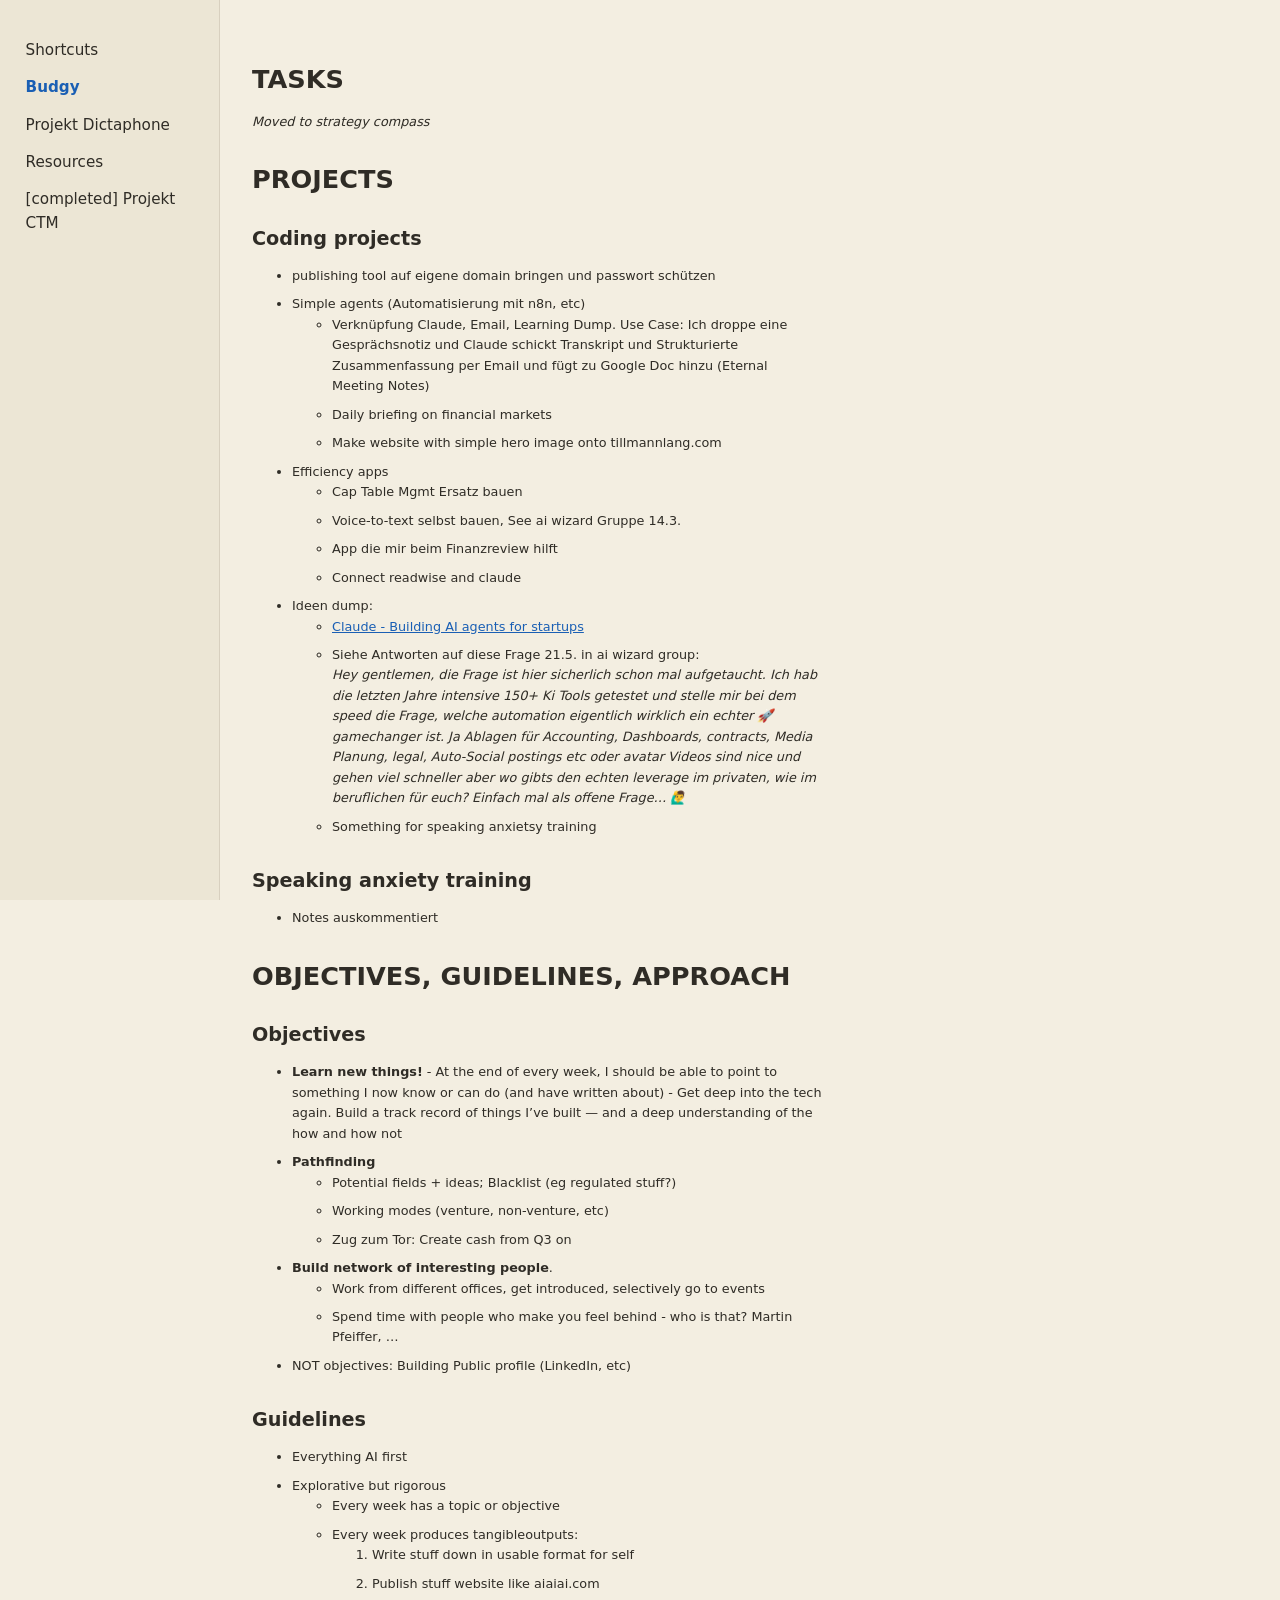
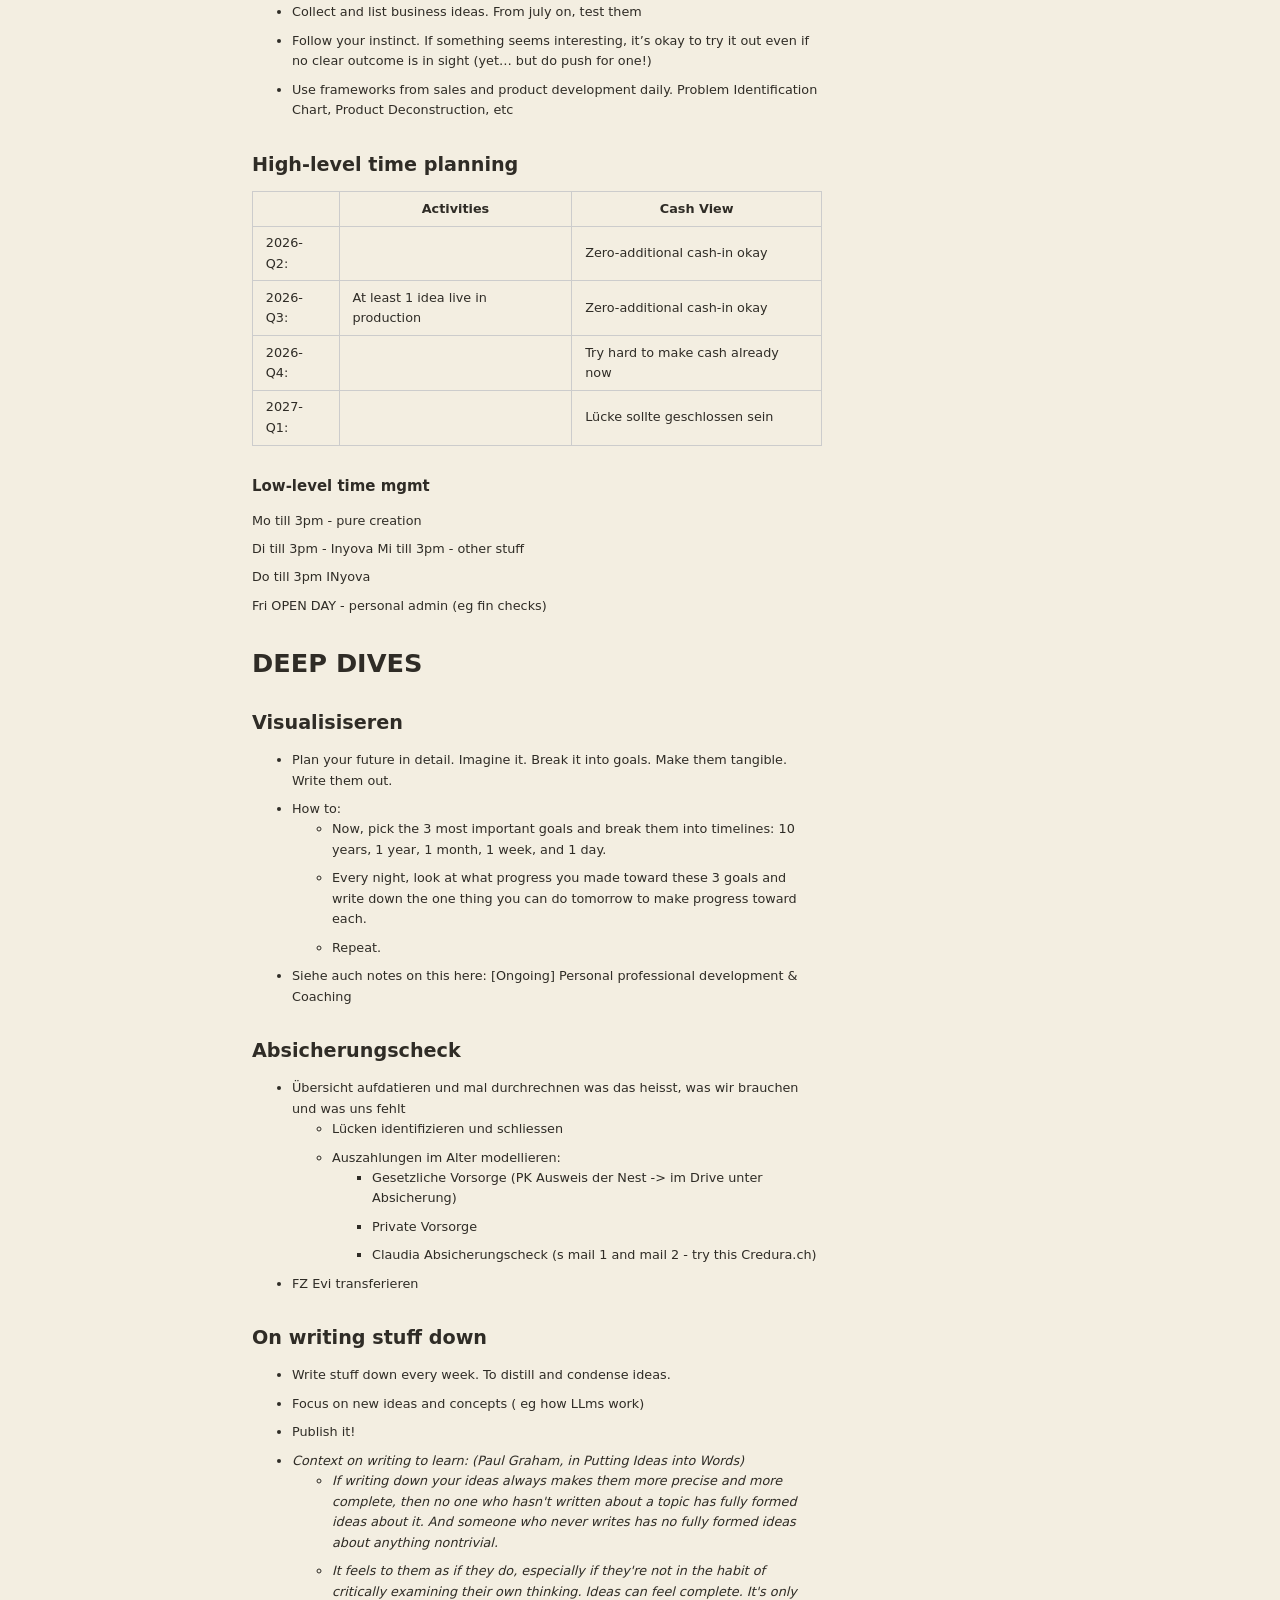
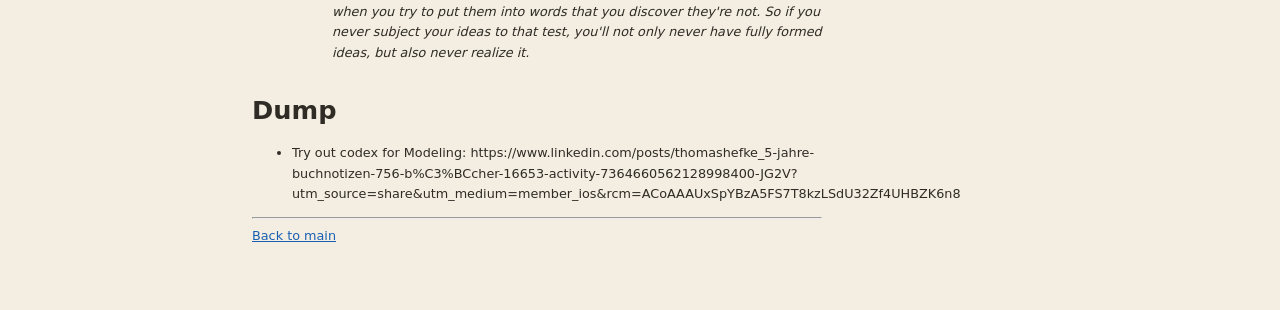
<file: docs/budgy.html>
<!DOCTYPE html>
<html lang="de">
<head>
   <meta charset="utf-8">
   <meta name="viewport" content="width=device-width, initial-scale=1">
   <title>Budgy</title>
   <meta name="robots" content="noindex">
   <link rel="stylesheet" href="style.css">
</head>
<body>
<div class="layout">
  <aside class="sidebar"><nav><ul><li><a href="shortcuts.html">Shortcuts</a></li><li><a href="budgy.html" class="active">Budgy</a></li><li><a href="diktiergeraet.html">Projekt Dictaphone</a></li><li><a href="resources.html">Resources</a></li><li><a href="captablemanagement.html">[completed] Projekt CTM</a></li></ul></nav></aside>
  <main class="content"><h1>TASKS</h1>
<p><em>Moved to strategy compass</em></p>
<h1>PROJECTS</h1>
<h2>Coding projects</h2>
<ul>
<li>publishing tool auf eigene domain bringen und passwort schützen</li>
<li>Simple agents (Automatisierung mit n8n, etc)<ul>
<li>Verknüpfung Claude, Email, Learning Dump. Use Case: Ich droppe eine Gesprächsnotiz und Claude schickt Transkript und Strukturierte Zusammenfassung per Email und fügt zu Google Doc hinzu (Eternal Meeting Notes)</li>
<li>Daily briefing on financial markets</li>
<li>Make website with simple hero image onto tillmannlang.com</li>
</ul>
</li>
<li>Efficiency apps<ul>
<li>Cap Table Mgmt Ersatz bauen</li>
<li>Voice-to-text selbst bauen, See ai wizard Gruppe 14.3.</li>
<li>App die mir beim Finanzreview hilft</li>
<li>Connect readwise and claude</li>
</ul>
</li>
<li>Ideen dump:<ul>
<li><a href="https://claude.com/blog/building-ai-agents-for-startups">Claude - Building AI agents for startups</a></li>
<li>Siehe Antworten auf diese Frage 21.5. in ai wizard group: <br />
<em>Hey gentlemen, die Frage ist hier sicherlich schon mal aufgetaucht.  Ich hab die letzten Jahre intensive 150+ Ki Tools getestet und stelle mir bei dem speed die Frage, welche automation eigentlich wirklich ein echter 🚀 gamechanger ist.  Ja Ablagen für Accounting, Dashboards, contracts, Media Planung, legal, Auto-Social postings etc oder avatar Videos sind nice und gehen viel schneller aber wo gibts den echten leverage im privaten, wie im beruflichen für euch? Einfach mal als offene Frage… 🙋‍♂️</em></li>
<li>Something for speaking anxietsy training</li>
</ul>
</li>
</ul>
<h2>Speaking anxiety training</h2>
<!-- - see claude - brauche ich hausarzt? -->

<ul>
<li>Notes auskommentiert</li>
</ul>
<h1>OBJECTIVES, GUIDELINES, APPROACH</h1>
<h2>Objectives</h2>
<ul>
<li><strong>Learn new things!</strong>
- At the end of every week, I should be able to point to something I now know or can do (and have written about)
- Get deep into the tech again. Build a track record of things I’ve built — and a deep understanding of the how and how not</li>
<li><strong>Pathfinding</strong><ul>
<li>Potential fields + ideas; Blacklist (eg regulated stuff?)</li>
<li>Working modes (venture, non-venture, etc)</li>
<li>Zug zum Tor: Create cash from Q3 on</li>
</ul>
</li>
<li><strong>Build network of interesting people</strong>.<ul>
<li>Work from different offices, get introduced, selectively go to events</li>
<li>Spend time with people who make you feel behind - who is that? Martin Pfeiffer, …</li>
</ul>
</li>
<li>NOT objectives: Building Public profile (LinkedIn, etc)</li>
</ul>
<h2>Guidelines</h2>
<ul>
<li>Everything AI first</li>
<li>Explorative but rigorous<ul>
<li>Every week has a topic or objective</li>
<li>Every week produces tangibleoutputs:<ol>
<li>Write stuff down in usable format for self</li>
<li>Publish stuff website like aiaiai.com</li>
</ol>
</li>
</ul>
</li>
<li>Collect and list business ideas. From july on, test them</li>
<li>Follow your instinct. If something seems interesting, it’s okay to try it out even if no clear outcome is in sight (yet… but do push for one!)</li>
<li>Use frameworks from sales and product development daily. Problem Identification Chart, Product Deconstruction, etc</li>
</ul>
<h2>High-level time planning</h2>
<table>
<thead>
<tr>
  <th></th>
  <th>Activities</th>
  <th>Cash View</th>
</tr>
</thead>
<tbody>
<tr>
  <td>2026-Q2:</td>
  <td></td>
  <td>Zero-additional cash-in okay</td>
</tr>
<tr>
  <td>2026-Q3:</td>
  <td>At least 1 idea live in production</td>
  <td>Zero-additional cash-in okay</td>
</tr>
<tr>
  <td>2026-Q4:</td>
  <td></td>
  <td>Try hard to make cash already now</td>
</tr>
<tr>
  <td>2027-Q1:</td>
  <td></td>
  <td>Lücke sollte geschlossen sein</td>
</tr>
</tbody>
</table>
<h3>Low-level time mgmt</h3>
<p>Mo till 3pm - pure creation</p>
<p>Di till 3pm - Inyova
Mi till 3pm - other stuff</p>
<p>Do till 3pm INyova</p>
<p>Fri OPEN DAY - personal admin (eg fin checks)</p>
<h1>DEEP DIVES</h1>
<h2>Visualisiseren</h2>
<ul>
<li>Plan your future in detail. Imagine it. Break it into goals. Make them tangible. Write them out.</li>
<li>How to:<ul>
<li>Now, pick the 3 most important goals and break them into timelines: 10 years, 1 year, 1 month, 1 week, and 1 day.</li>
<li>Every night, look at what progress you made toward these 3 goals and write down the one thing you can do tomorrow to make progress toward each.</li>
<li>Repeat.</li>
</ul>
</li>
<li>Siehe auch notes on this here: [Ongoing] Personal professional development &amp; Coaching</li>
</ul>
<h2>Absicherungscheck</h2>
<ul>
<li>Übersicht aufdatieren und mal durchrechnen was das heisst, was wir brauchen und was uns fehlt<ul>
<li>Lücken identifizieren und schliessen</li>
<li>Auszahlungen im Alter modellieren:<ul>
<li>Gesetzliche Vorsorge (PK Ausweis der Nest -&gt; im Drive unter Absicherung)</li>
<li>Private Vorsorge</li>
<li>Claudia Absicherungscheck (s mail 1 and mail 2 - try this Credura.ch)</li>
</ul>
</li>
</ul>
</li>
<li>FZ Evi transferieren</li>
</ul>
<h2>On writing stuff down</h2>
<ul>
<li>Write stuff down every week.  To distill and condense ideas.</li>
<li>Focus on new ideas and concepts ( eg how LLms work)</li>
<li>Publish it!</li>
<li><em>Context on writing to learn: (Paul Graham, in Putting Ideas into Words)</em><ul>
<li><em>If writing down your ideas always makes them more precise and more complete, then no one who hasn't written about a topic has fully formed ideas about it. And someone who never writes has no fully formed ideas about anything nontrivial.</em></li>
<li><em>It feels to them as if they do, especially if they're not in the habit of critically examining their own thinking. Ideas can feel complete. It's only when you try to put them into words that you discover they're not. So if you never subject your ideas to that test, you'll not only never have fully formed ideas, but also never realize it.</em></li>
</ul>
</li>
</ul>
<h1>Dump</h1>
<ul>
<li>Try out codex for Modeling: https://www.linkedin.com/posts/thomashefke_5-jahre-buchnotizen-756-b%C3%BCcher-16653-activity-7364660562128998400-JG2V?utm_source=share&amp;utm_medium=member_ios&amp;rcm=ACoAAAUxSpYBzA5FS7T8kzLSdU32Zf4UHBZK6n8</li>
</ul>
<footer><hr><a href="index.html">Back to main</a></footer></main>
</div>
</body>
</html>
</file>
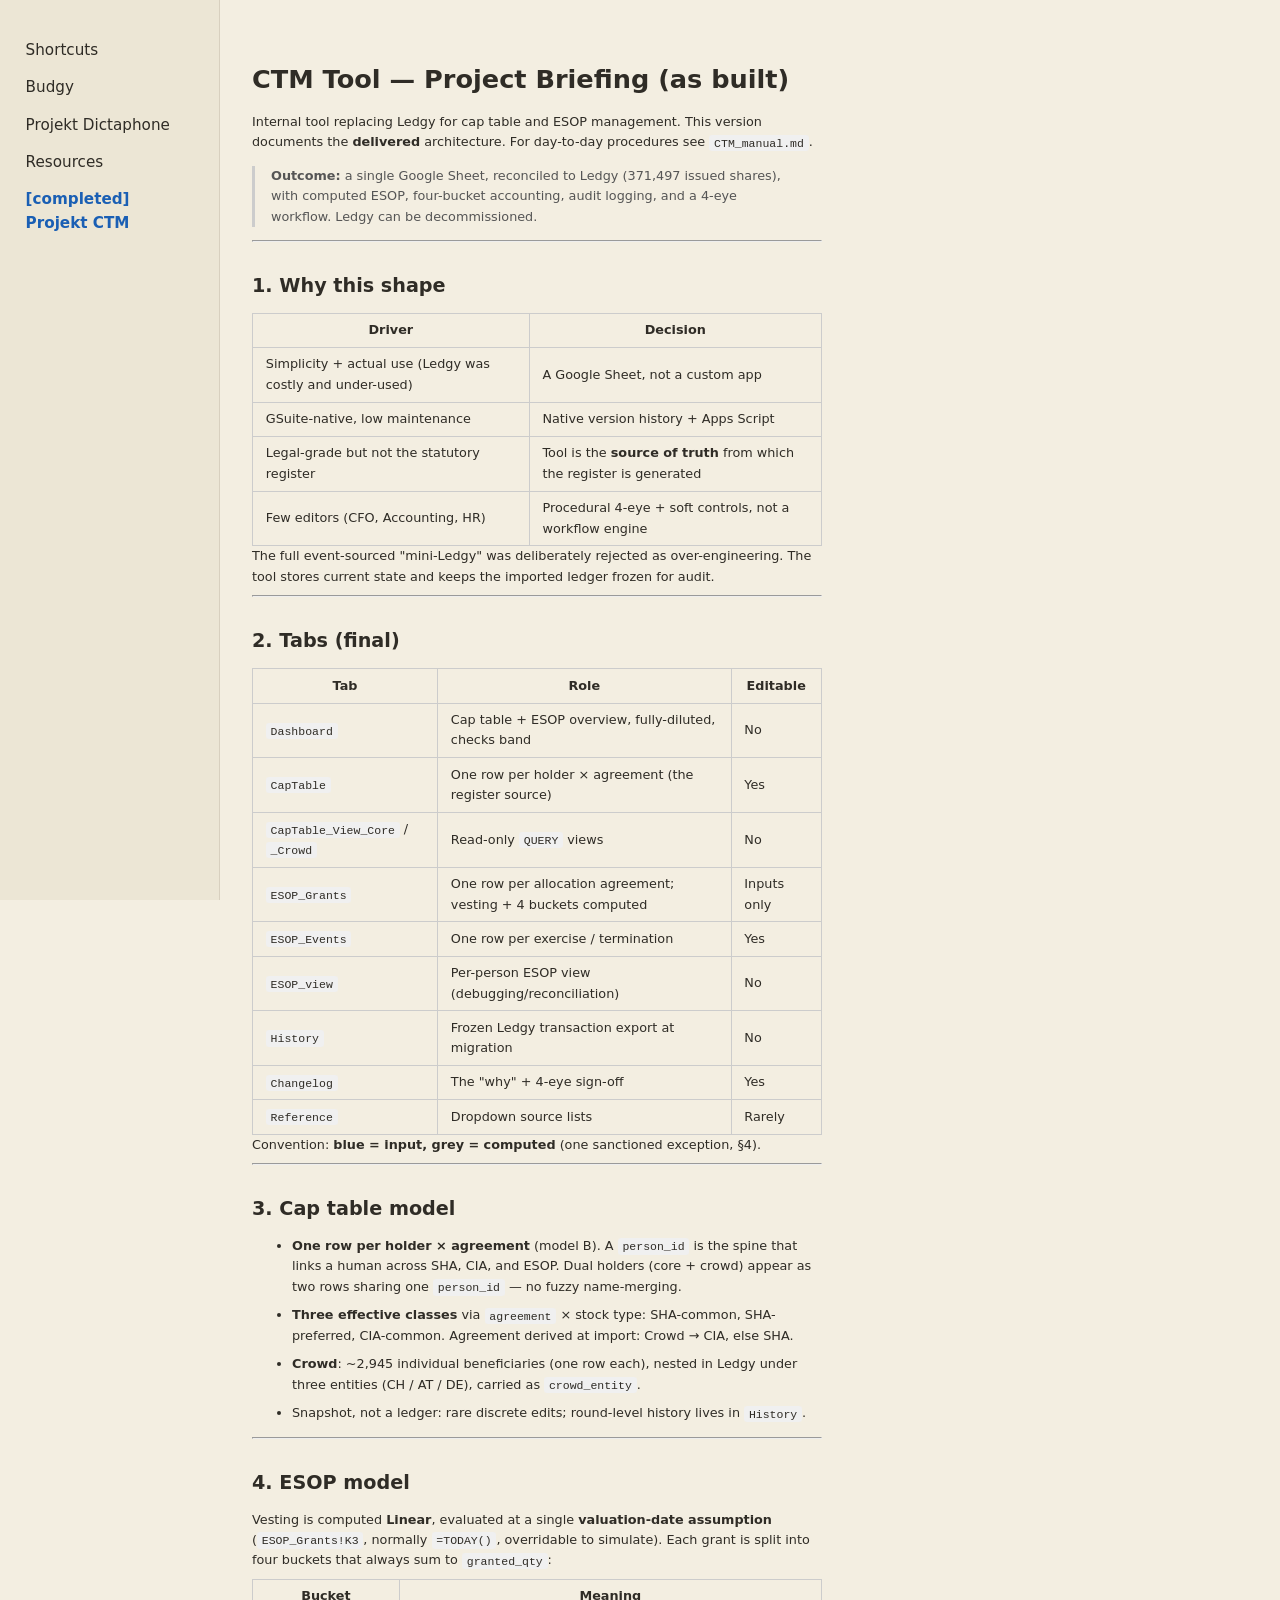
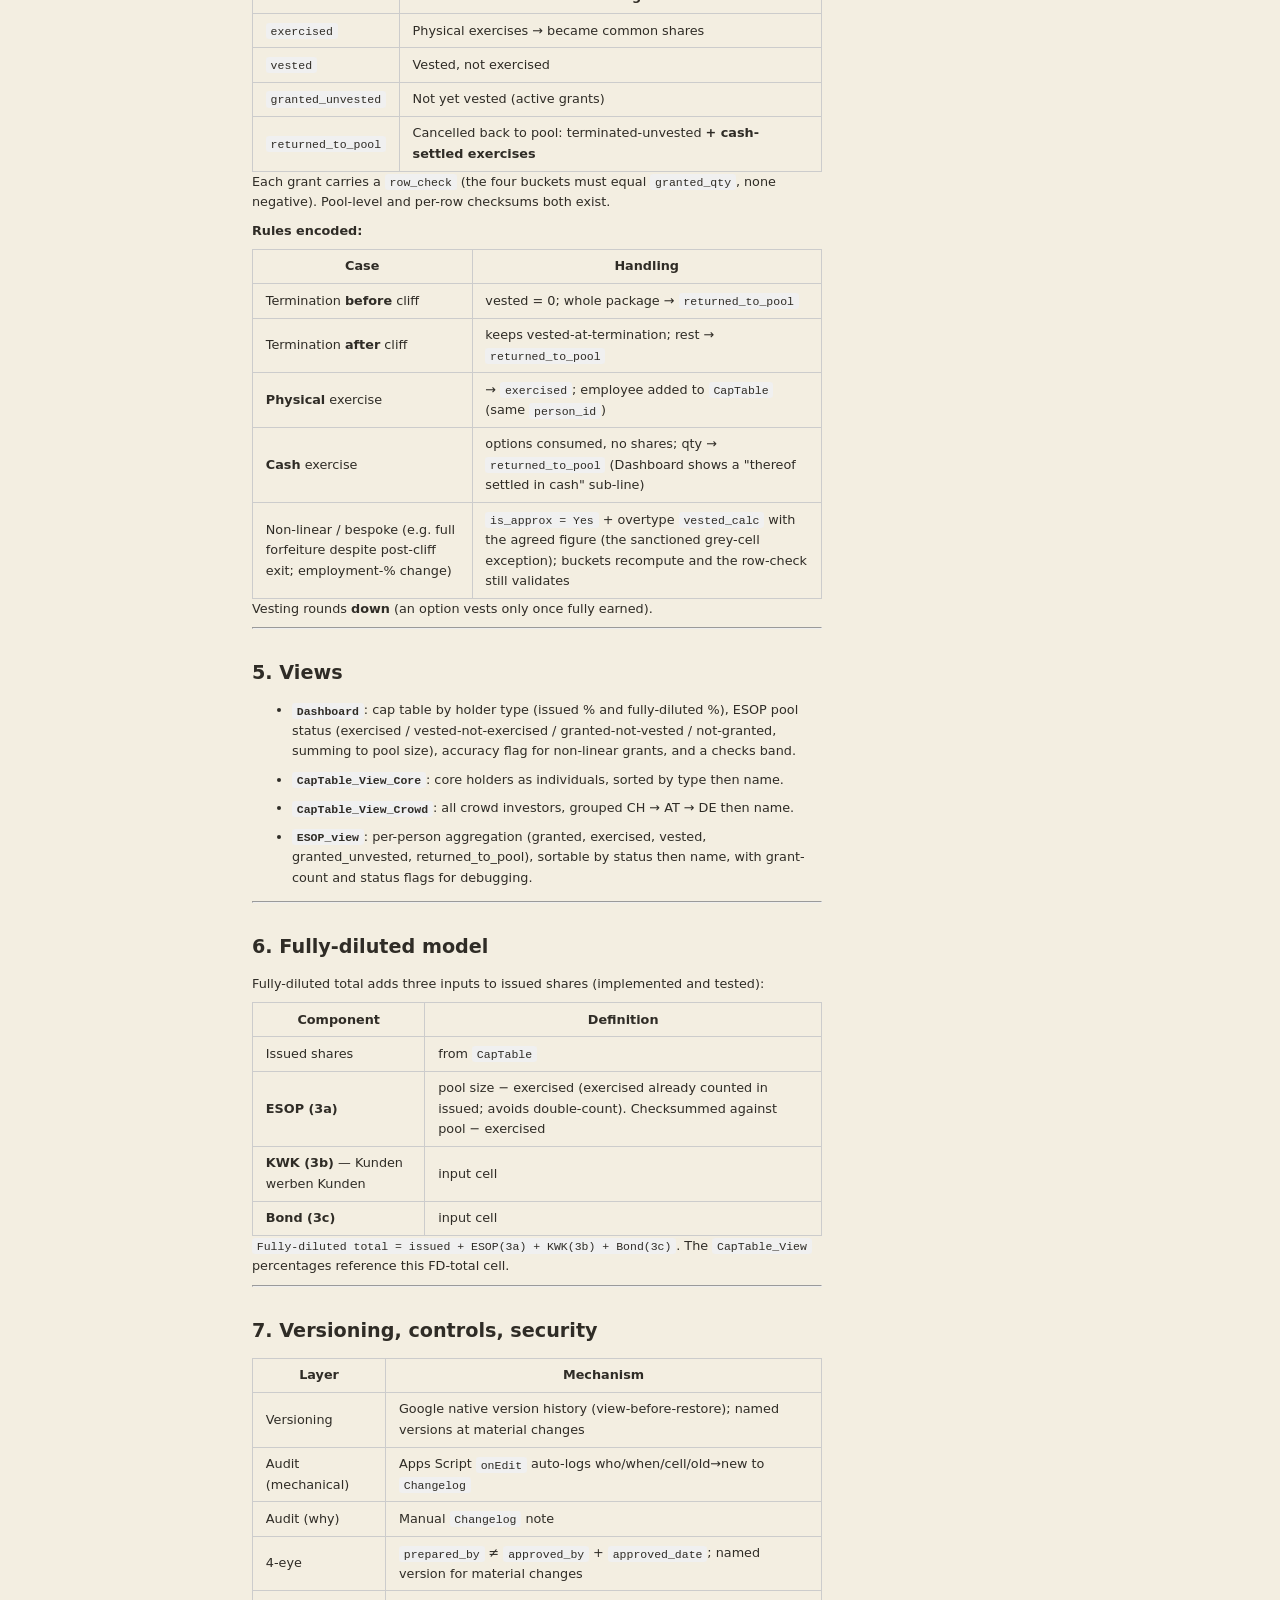
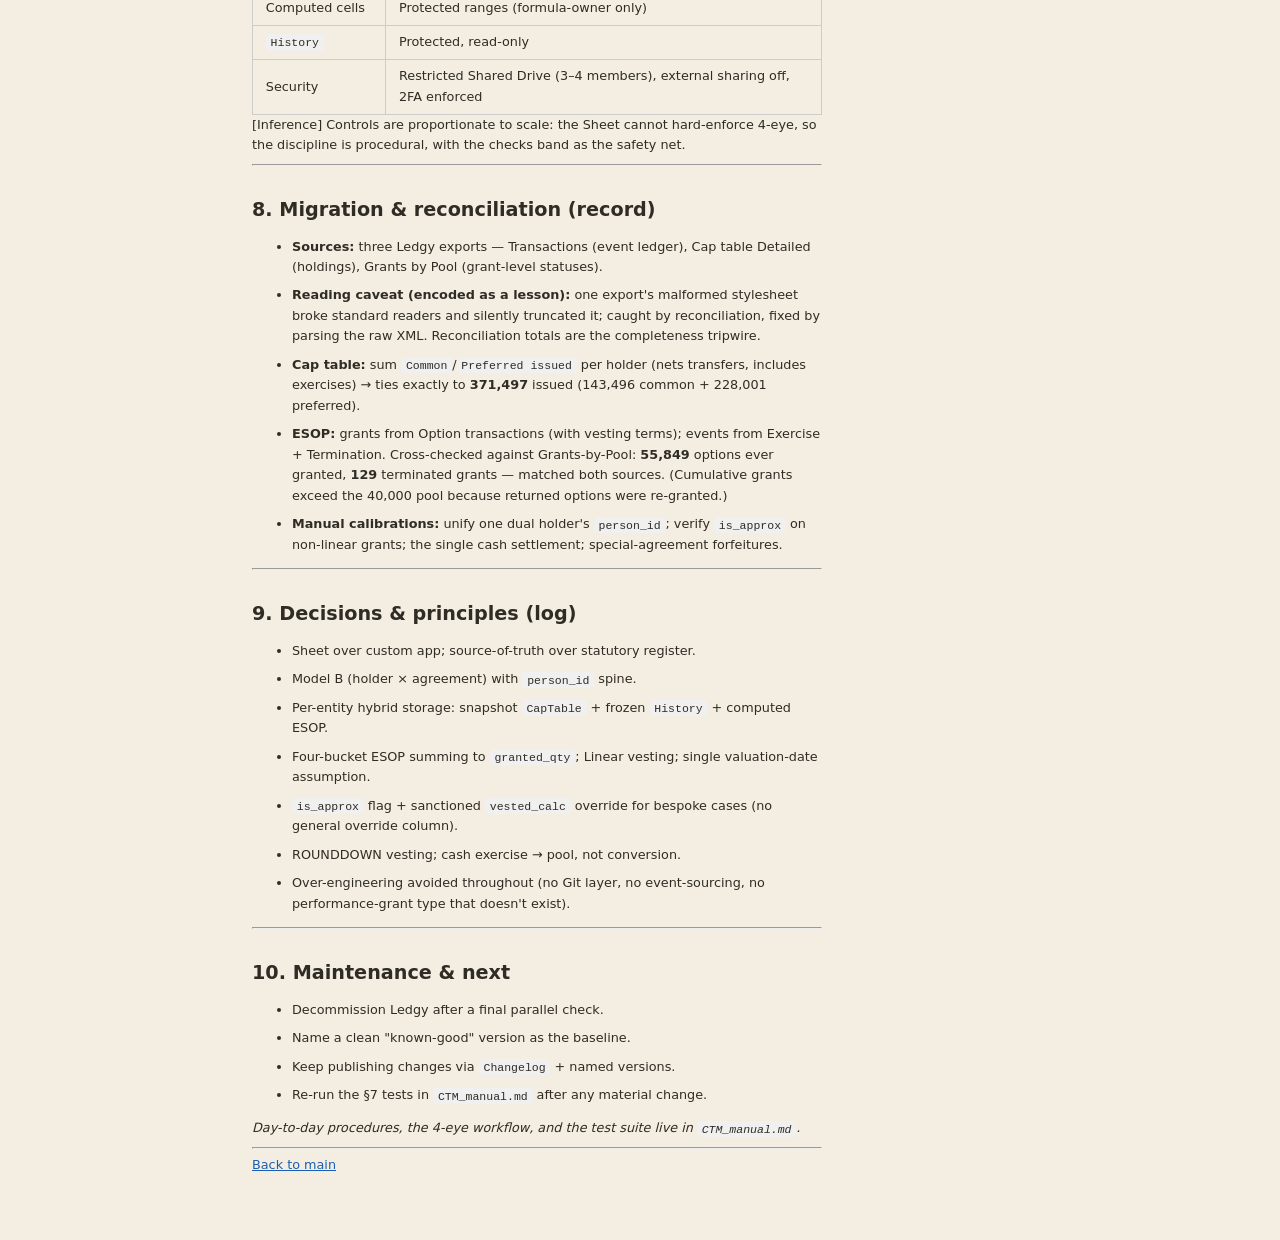
<file: docs/captablemanagement.html>
<!DOCTYPE html>
<html lang="de">
<head>
   <meta charset="utf-8">
   <meta name="viewport" content="width=device-width, initial-scale=1">
   <title>[completed] Projekt CTM</title>
   <meta name="robots" content="noindex">
   <link rel="stylesheet" href="style.css">
</head>
<body>
<div class="layout">
  <aside class="sidebar"><nav><ul><li><a href="shortcuts.html">Shortcuts</a></li><li><a href="budgy.html">Budgy</a></li><li><a href="diktiergeraet.html">Projekt Dictaphone</a></li><li><a href="resources.html">Resources</a></li><li><a href="captablemanagement.html" class="active">[completed] Projekt CTM</a></li></ul></nav></aside>
  <main class="content"><h1>CTM Tool — Project Briefing (as built)</h1>
<p>Internal tool replacing Ledgy for cap table and ESOP management. This version documents the <strong>delivered</strong> architecture. For day-to-day procedures see <code>CTM_manual.md</code>.</p>
<blockquote>
<p><strong>Outcome:</strong> a single Google Sheet, reconciled to Ledgy (371,497 issued shares), with computed ESOP, four-bucket accounting, audit logging, and a 4-eye workflow. Ledgy can be decommissioned.</p>
</blockquote>
<hr />
<h2>1. Why this shape</h2>
<table>
<thead>
<tr>
  <th>Driver</th>
  <th>Decision</th>
</tr>
</thead>
<tbody>
<tr>
  <td>Simplicity + actual use (Ledgy was costly and under-used)</td>
  <td>A Google Sheet, not a custom app</td>
</tr>
<tr>
  <td>GSuite-native, low maintenance</td>
  <td>Native version history + Apps Script</td>
</tr>
<tr>
  <td>Legal-grade but not the statutory register</td>
  <td>Tool is the <strong>source of truth</strong> from which the register is generated</td>
</tr>
<tr>
  <td>Few editors (CFO, Accounting, HR)</td>
  <td>Procedural 4-eye + soft controls, not a workflow engine</td>
</tr>
</tbody>
</table>
<p>The full event-sourced &quot;mini-Ledgy&quot; was deliberately rejected as over-engineering. The tool stores current state and keeps the imported ledger frozen for audit.</p>
<hr />
<h2>2. Tabs (final)</h2>
<table>
<thead>
<tr>
  <th>Tab</th>
  <th>Role</th>
  <th>Editable</th>
</tr>
</thead>
<tbody>
<tr>
  <td><code>Dashboard</code></td>
  <td>Cap table + ESOP overview, fully-diluted, checks band</td>
  <td>No</td>
</tr>
<tr>
  <td><code>CapTable</code></td>
  <td>One row per holder × agreement (the register source)</td>
  <td>Yes</td>
</tr>
<tr>
  <td><code>CapTable_View_Core</code> / <code>_Crowd</code></td>
  <td>Read-only <code>QUERY</code> views</td>
  <td>No</td>
</tr>
<tr>
  <td><code>ESOP_Grants</code></td>
  <td>One row per allocation agreement; vesting + 4 buckets computed</td>
  <td>Inputs only</td>
</tr>
<tr>
  <td><code>ESOP_Events</code></td>
  <td>One row per exercise / termination</td>
  <td>Yes</td>
</tr>
<tr>
  <td><code>ESOP_view</code></td>
  <td>Per-person ESOP view (debugging/reconciliation)</td>
  <td>No</td>
</tr>
<tr>
  <td><code>History</code></td>
  <td>Frozen Ledgy transaction export at migration</td>
  <td>No</td>
</tr>
<tr>
  <td><code>Changelog</code></td>
  <td>The &quot;why&quot; + 4-eye sign-off</td>
  <td>Yes</td>
</tr>
<tr>
  <td><code>Reference</code></td>
  <td>Dropdown source lists</td>
  <td>Rarely</td>
</tr>
</tbody>
</table>
<p>Convention: <strong>blue = input, grey = computed</strong> (one sanctioned exception, §4).</p>
<hr />
<h2>3. Cap table model</h2>
<ul>
<li><strong>One row per holder × agreement</strong> (model B). A <code>person_id</code> is the spine that links a human across SHA, CIA, and ESOP. Dual holders (core + crowd) appear as two rows sharing one <code>person_id</code> — no fuzzy name-merging.</li>
<li><strong>Three effective classes</strong> via <code>agreement</code> × stock type: SHA-common, SHA-preferred, CIA-common. Agreement derived at import: Crowd → CIA, else SHA.</li>
<li><strong>Crowd</strong>: ~2,945 individual beneficiaries (one row each), nested in Ledgy under three entities (CH / AT / DE), carried as <code>crowd_entity</code>.</li>
<li>Snapshot, not a ledger: rare discrete edits; round-level history lives in <code>History</code>.</li>
</ul>
<hr />
<h2>4. ESOP model</h2>
<p>Vesting is computed <strong>Linear</strong>, evaluated at a single <strong>valuation-date assumption</strong> (<code>ESOP_Grants!K3</code>, normally <code>=TODAY()</code>, overridable to simulate). Each grant is split into four buckets that always sum to <code>granted_qty</code>:</p>
<table>
<thead>
<tr>
  <th>Bucket</th>
  <th>Meaning</th>
</tr>
</thead>
<tbody>
<tr>
  <td><code>exercised</code></td>
  <td>Physical exercises → became common shares</td>
</tr>
<tr>
  <td><code>vested</code></td>
  <td>Vested, not exercised</td>
</tr>
<tr>
  <td><code>granted_unvested</code></td>
  <td>Not yet vested (active grants)</td>
</tr>
<tr>
  <td><code>returned_to_pool</code></td>
  <td>Cancelled back to pool: terminated-unvested <strong>+ cash-settled exercises</strong></td>
</tr>
</tbody>
</table>
<p>Each grant carries a <code>row_check</code> (the four buckets must equal <code>granted_qty</code>, none negative). Pool-level and per-row checksums both exist.</p>
<p><strong>Rules encoded:</strong></p>
<table>
<thead>
<tr>
  <th>Case</th>
  <th>Handling</th>
</tr>
</thead>
<tbody>
<tr>
  <td>Termination <strong>before</strong> cliff</td>
  <td>vested = 0; whole package → <code>returned_to_pool</code></td>
</tr>
<tr>
  <td>Termination <strong>after</strong> cliff</td>
  <td>keeps vested-at-termination; rest → <code>returned_to_pool</code></td>
</tr>
<tr>
  <td><strong>Physical</strong> exercise</td>
  <td>→ <code>exercised</code>; employee added to <code>CapTable</code> (same <code>person_id</code>)</td>
</tr>
<tr>
  <td><strong>Cash</strong> exercise</td>
  <td>options consumed, no shares; qty → <code>returned_to_pool</code> (Dashboard shows a &quot;thereof settled in cash&quot; sub-line)</td>
</tr>
<tr>
  <td>Non-linear / bespoke (e.g. full forfeiture despite post-cliff exit; employment-% change)</td>
  <td><code>is_approx = Yes</code> + overtype <code>vested_calc</code> with the agreed figure (the sanctioned grey-cell exception); buckets recompute and the row-check still validates</td>
</tr>
</tbody>
</table>
<p>Vesting rounds <strong>down</strong> (an option vests only once fully earned).</p>
<hr />
<h2>5. Views</h2>
<ul>
<li><strong><code>Dashboard</code></strong>: cap table by holder type (issued % and fully-diluted %), ESOP pool status (exercised / vested-not-exercised / granted-not-vested / not-granted, summing to pool size), accuracy flag for non-linear grants, and a checks band.</li>
<li><strong><code>CapTable_View_Core</code></strong>: core holders as individuals, sorted by type then name.</li>
<li><strong><code>CapTable_View_Crowd</code></strong>: all crowd investors, grouped CH → AT → DE then name.</li>
<li><strong><code>ESOP_view</code></strong>: per-person aggregation (granted, exercised, vested, granted_unvested, returned_to_pool), sortable by status then name, with grant-count and status flags for debugging.</li>
</ul>
<hr />
<h2>6. Fully-diluted model</h2>
<p>Fully-diluted total adds three inputs to issued shares (implemented and tested):</p>
<table>
<thead>
<tr>
  <th>Component</th>
  <th>Definition</th>
</tr>
</thead>
<tbody>
<tr>
  <td>Issued shares</td>
  <td>from <code>CapTable</code></td>
</tr>
<tr>
  <td><strong>ESOP (3a)</strong></td>
  <td>pool size − exercised (exercised already counted in issued; avoids double-count). Checksummed against pool − exercised</td>
</tr>
<tr>
  <td><strong>KWK (3b)</strong> — Kunden werben Kunden</td>
  <td>input cell</td>
</tr>
<tr>
  <td><strong>Bond (3c)</strong></td>
  <td>input cell</td>
</tr>
</tbody>
</table>
<p><code>Fully-diluted total = issued + ESOP(3a) + KWK(3b) + Bond(3c)</code>. The <code>CapTable_View</code> percentages reference this FD-total cell.</p>
<hr />
<h2>7. Versioning, controls, security</h2>
<table>
<thead>
<tr>
  <th>Layer</th>
  <th>Mechanism</th>
</tr>
</thead>
<tbody>
<tr>
  <td>Versioning</td>
  <td>Google native version history (view-before-restore); named versions at material changes</td>
</tr>
<tr>
  <td>Audit (mechanical)</td>
  <td>Apps Script <code>onEdit</code> auto-logs who/when/cell/old→new to <code>Changelog</code></td>
</tr>
<tr>
  <td>Audit (why)</td>
  <td>Manual <code>Changelog</code> note</td>
</tr>
<tr>
  <td>4-eye</td>
  <td><code>prepared_by</code> ≠ <code>approved_by</code> + <code>approved_date</code>; named version for material changes</td>
</tr>
<tr>
  <td>Computed cells</td>
  <td>Protected ranges (formula-owner only)</td>
</tr>
<tr>
  <td><code>History</code></td>
  <td>Protected, read-only</td>
</tr>
<tr>
  <td>Security</td>
  <td>Restricted Shared Drive (3–4 members), external sharing off, 2FA enforced</td>
</tr>
</tbody>
</table>
<p>[Inference] Controls are proportionate to scale: the Sheet cannot hard-enforce 4-eye, so the discipline is procedural, with the checks band as the safety net.</p>
<hr />
<h2>8. Migration &amp; reconciliation (record)</h2>
<ul>
<li><strong>Sources:</strong> three Ledgy exports — Transactions (event ledger), Cap table Detailed (holdings), Grants by Pool (grant-level statuses).</li>
<li><strong>Reading caveat (encoded as a lesson):</strong> one export's malformed stylesheet broke standard readers and silently truncated it; caught by reconciliation, fixed by parsing the raw XML. Reconciliation totals are the completeness tripwire.</li>
<li><strong>Cap table:</strong> sum <code>Common</code>/<code>Preferred issued</code> per holder (nets transfers, includes exercises) → ties exactly to <strong>371,497</strong> issued (143,496 common + 228,001 preferred).</li>
<li><strong>ESOP:</strong> grants from Option transactions (with vesting terms); events from Exercise + Termination. Cross-checked against Grants-by-Pool: <strong>55,849</strong> options ever granted, <strong>129</strong> terminated grants — matched both sources. (Cumulative grants exceed the 40,000 pool because returned options were re-granted.)</li>
<li><strong>Manual calibrations:</strong> unify one dual holder's <code>person_id</code>; verify <code>is_approx</code> on non-linear grants; the single cash settlement; special-agreement forfeitures.</li>
</ul>
<hr />
<h2>9. Decisions &amp; principles (log)</h2>
<ul>
<li>Sheet over custom app; source-of-truth over statutory register.</li>
<li>Model B (holder × agreement) with <code>person_id</code> spine.</li>
<li>Per-entity hybrid storage: snapshot <code>CapTable</code> + frozen <code>History</code> + computed ESOP.</li>
<li>Four-bucket ESOP summing to <code>granted_qty</code>; Linear vesting; single valuation-date assumption.</li>
<li><code>is_approx</code> flag + sanctioned <code>vested_calc</code> override for bespoke cases (no general override column).</li>
<li>ROUNDDOWN vesting; cash exercise → pool, not conversion.</li>
<li>Over-engineering avoided throughout (no Git layer, no event-sourcing, no performance-grant type that doesn't exist).</li>
</ul>
<hr />
<h2>10. Maintenance &amp; next</h2>
<ul>
<li>Decommission Ledgy after a final parallel check.</li>
<li>Name a clean &quot;known-good&quot; version as the baseline.</li>
<li>Keep publishing changes via <code>Changelog</code> + named versions.</li>
<li>Re-run the §7 tests in <code>CTM_manual.md</code> after any material change.</li>
</ul>
<p><em>Day-to-day procedures, the 4-eye workflow, and the test suite live in <code>CTM_manual.md</code>.</em></p>
<footer><hr><a href="index.html">Back to main</a></footer></main>
</div>
</body>
</html>
</file>
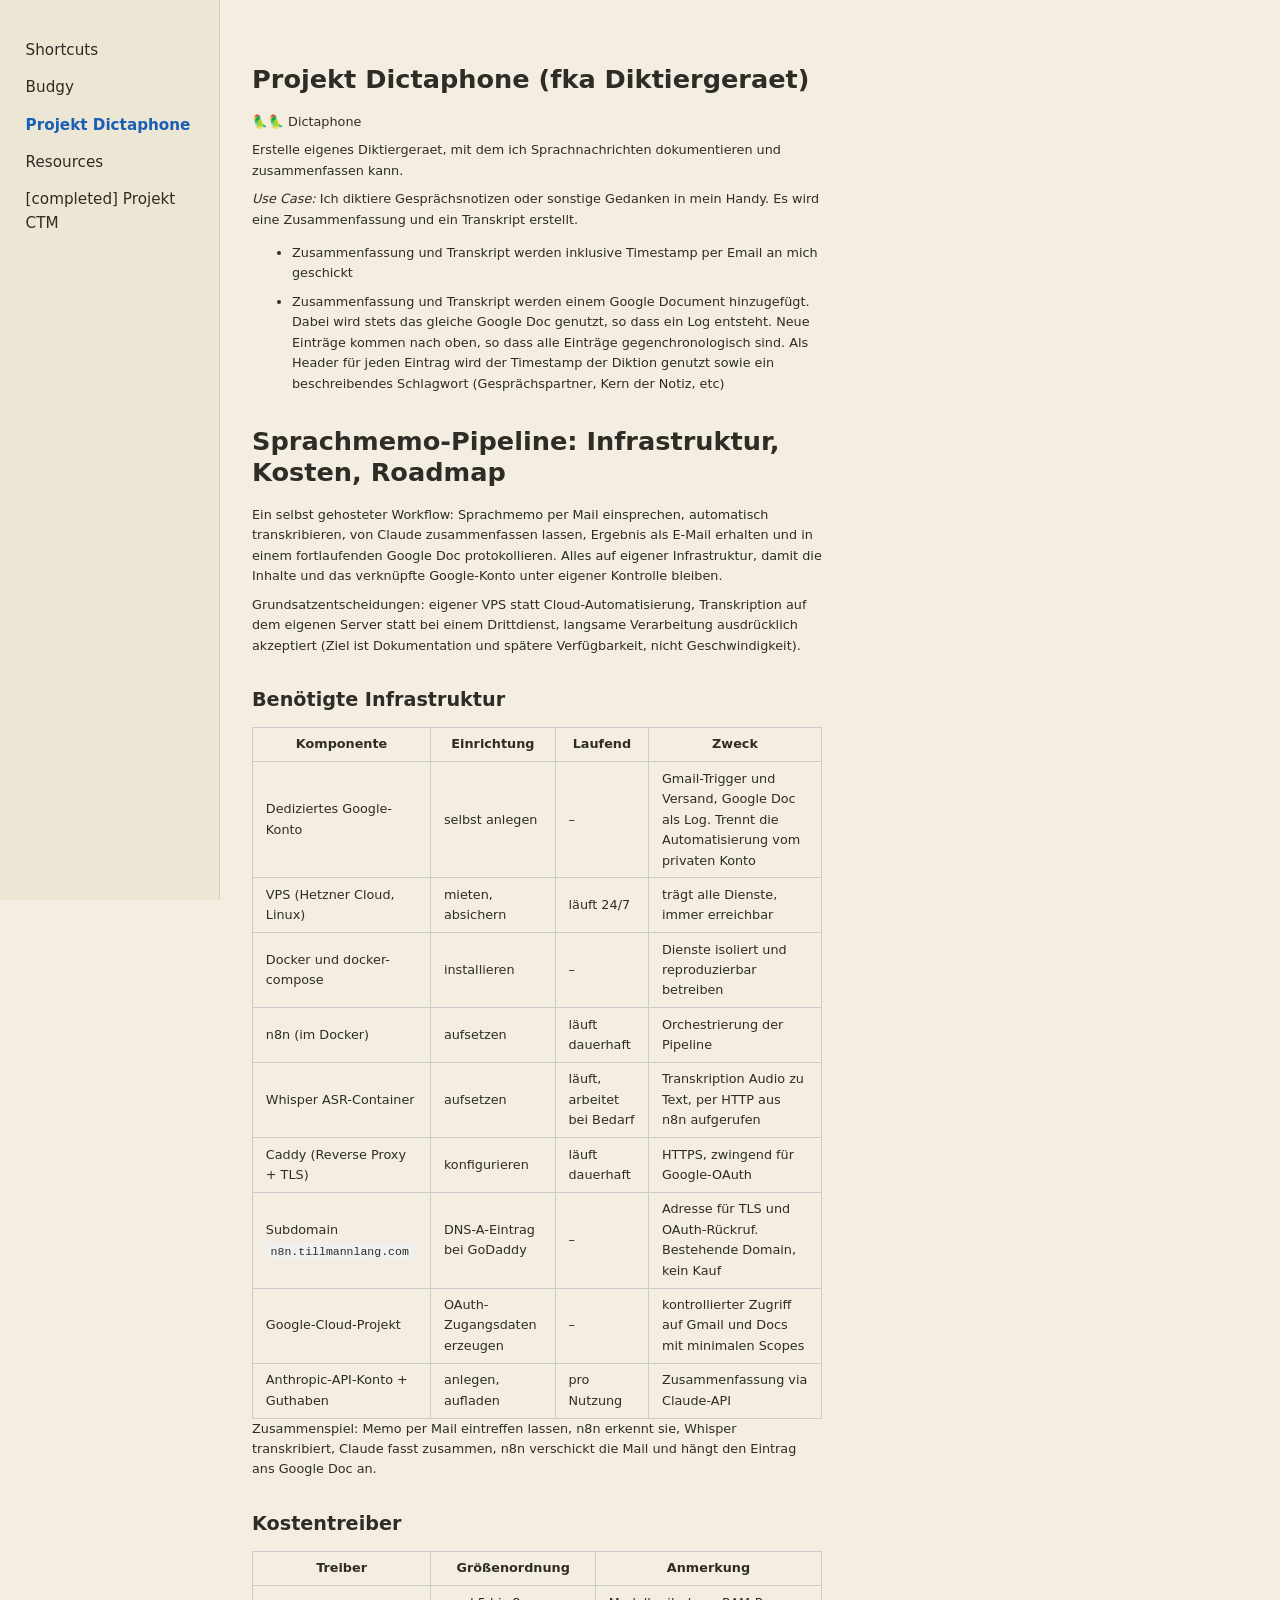
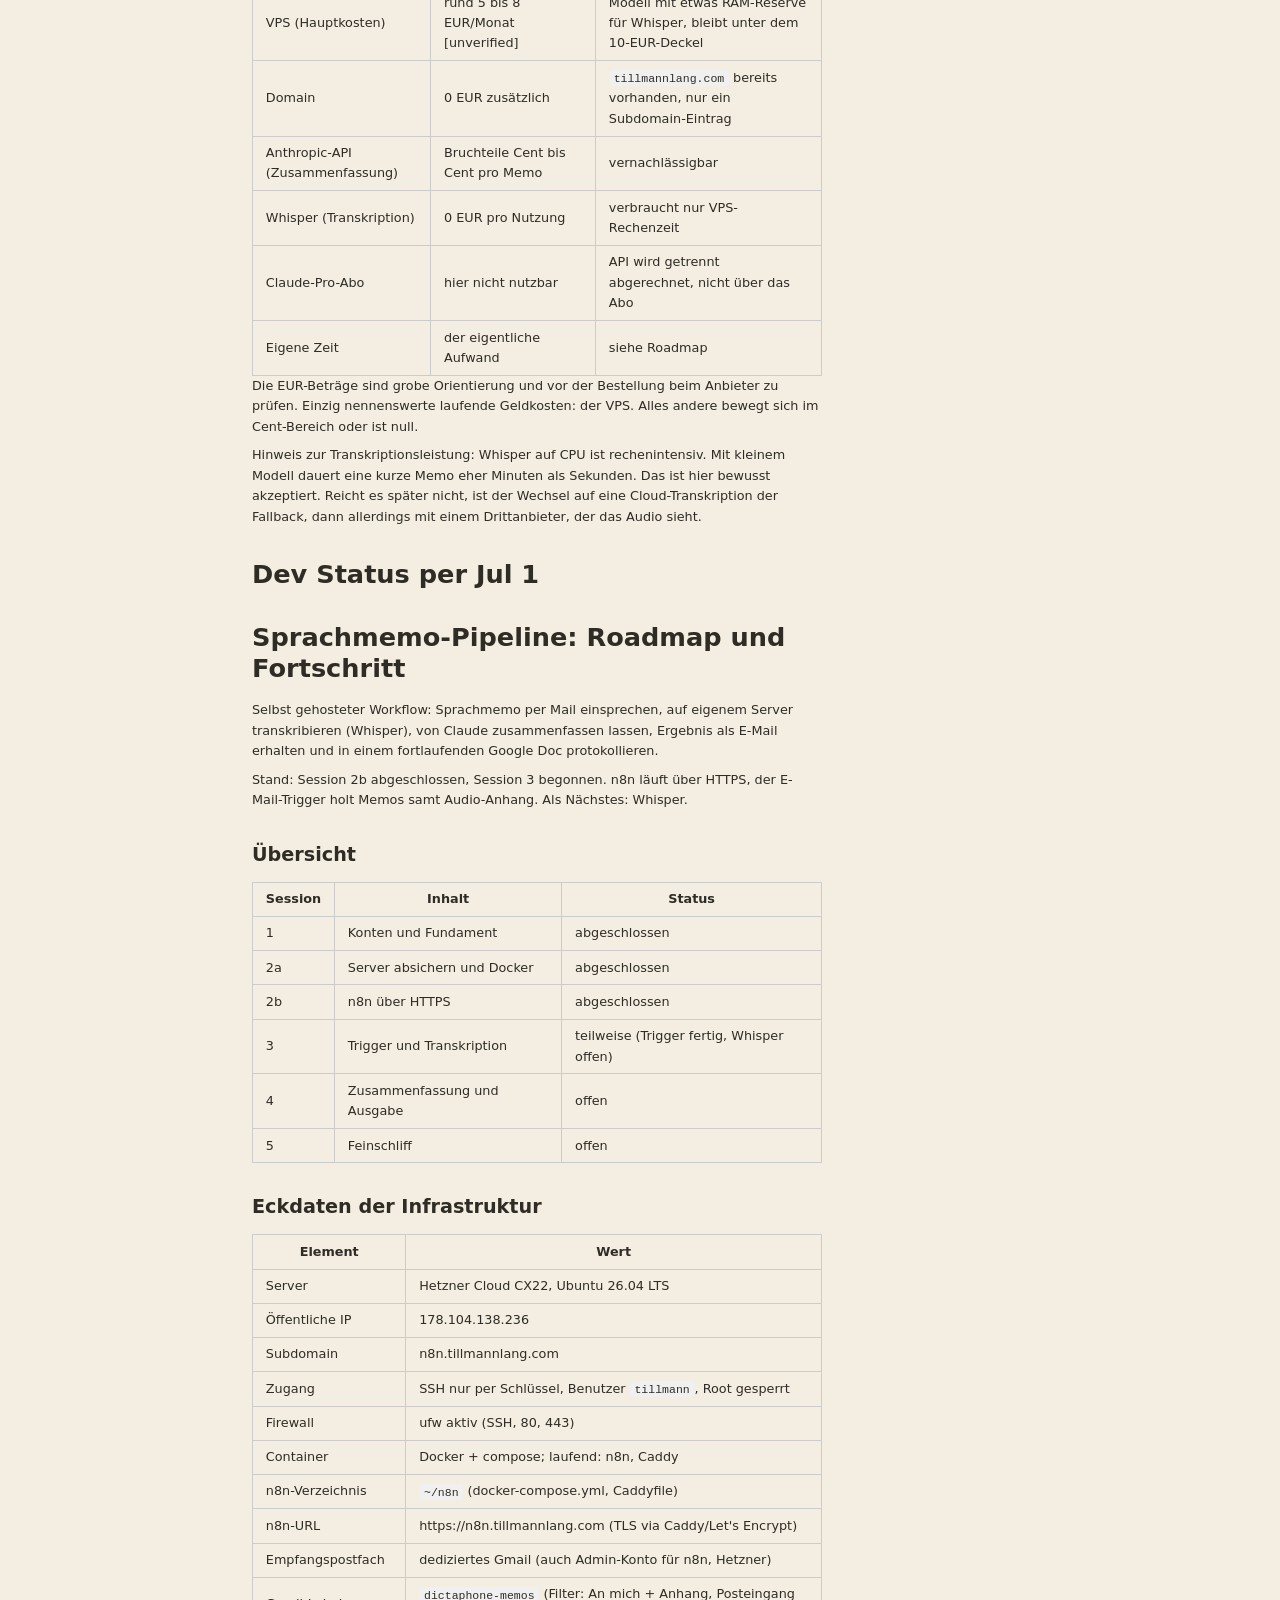
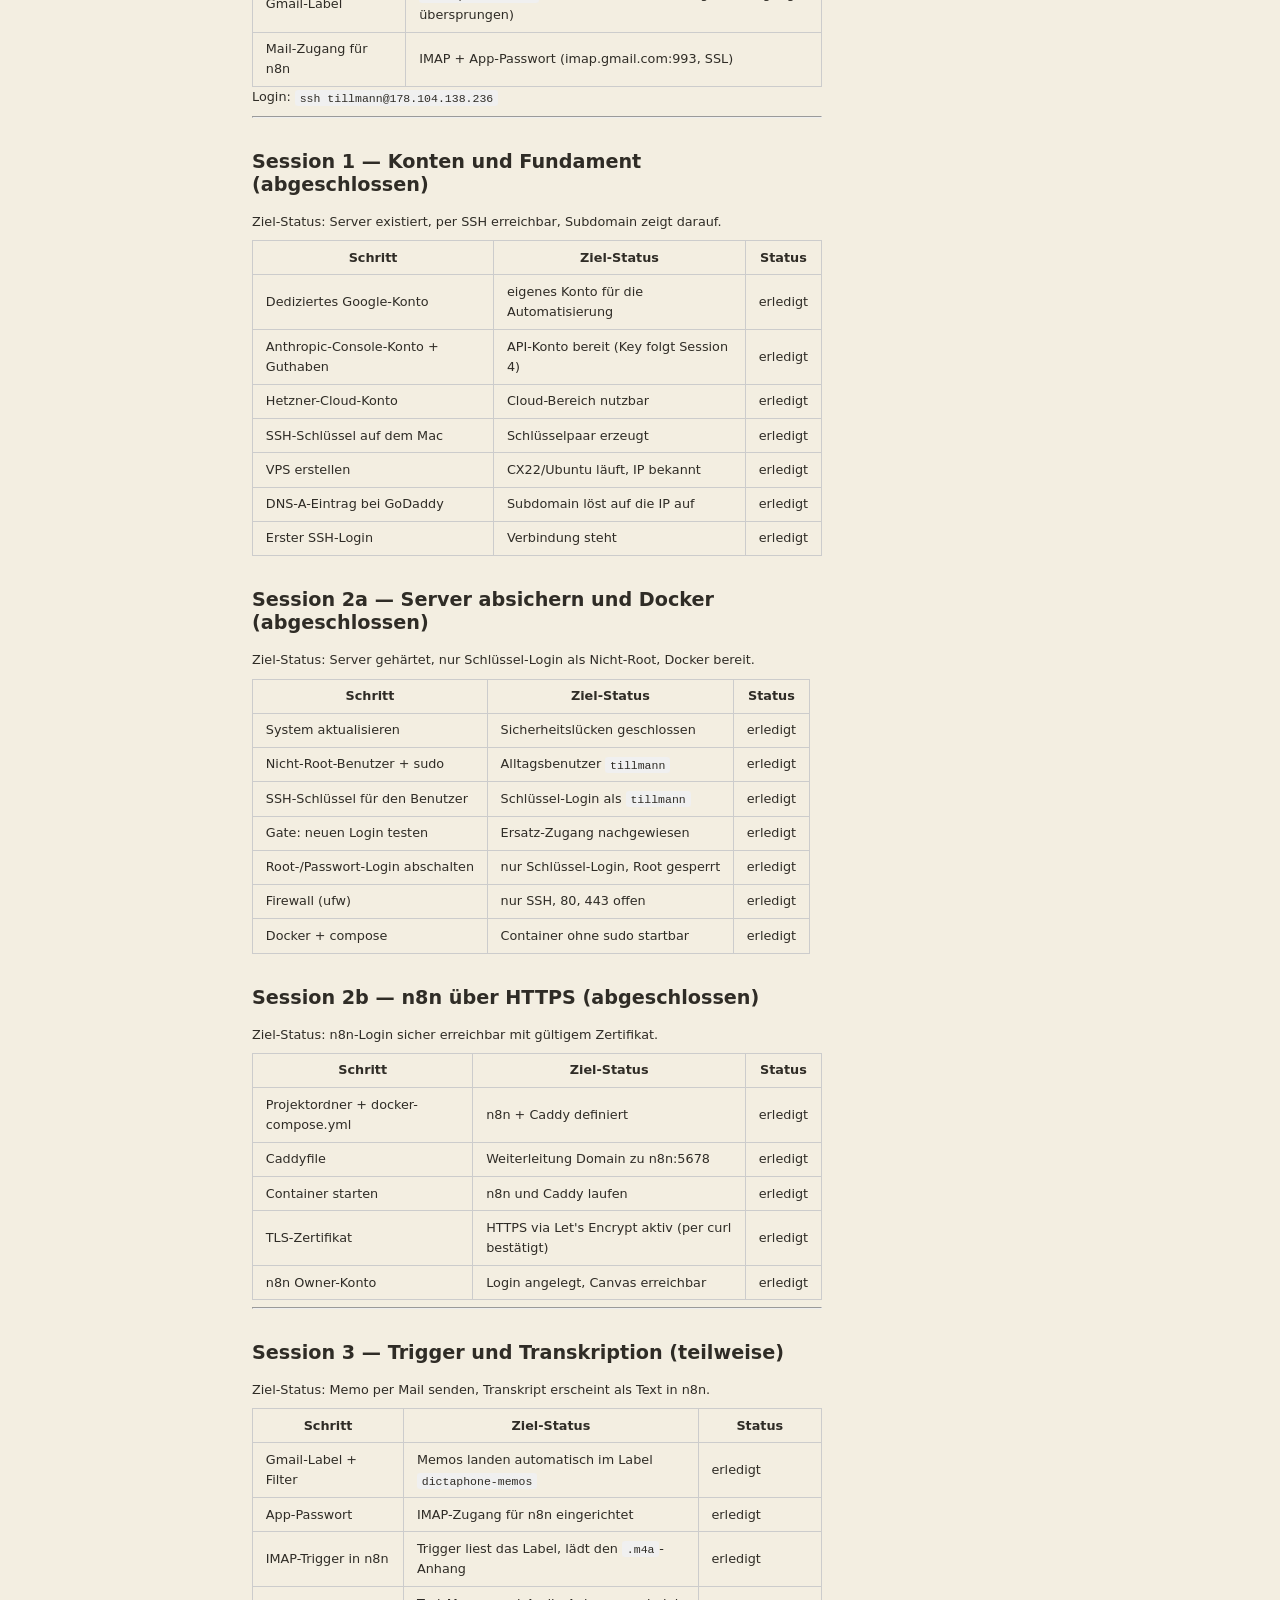
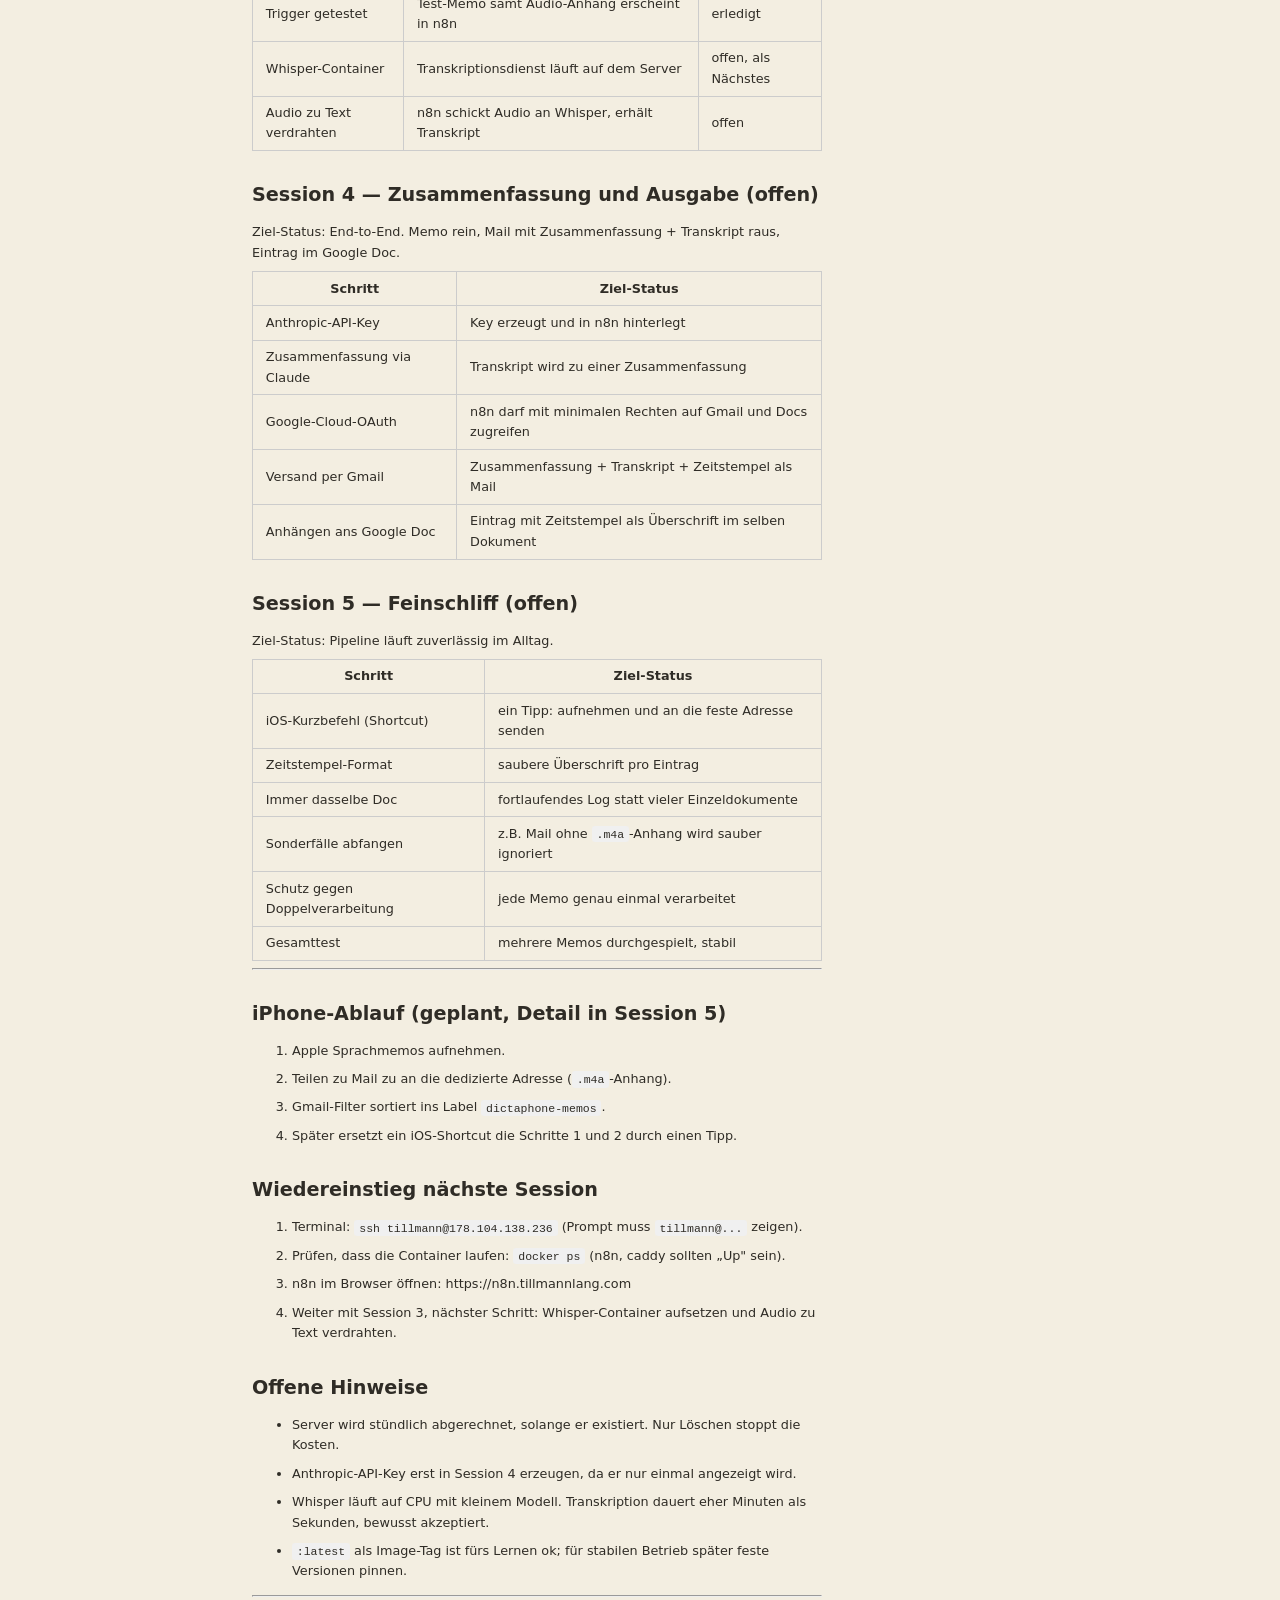
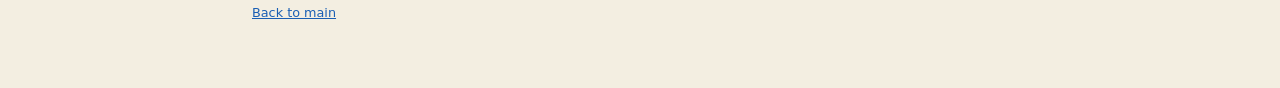
<file: docs/diktiergeraet.html>
<!DOCTYPE html>
<html lang="de">
<head>
   <meta charset="utf-8">
   <meta name="viewport" content="width=device-width, initial-scale=1">
   <title>Projekt Dictaphone</title>
   <meta name="robots" content="noindex">
   <link rel="stylesheet" href="style.css">
</head>
<body>
<div class="layout">
  <aside class="sidebar"><nav><ul><li><a href="shortcuts.html">Shortcuts</a></li><li><a href="budgy.html">Budgy</a></li><li><a href="diktiergeraet.html" class="active">Projekt Dictaphone</a></li><li><a href="resources.html">Resources</a></li><li><a href="captablemanagement.html">[completed] Projekt CTM</a></li></ul></nav></aside>
  <main class="content"><h1>Projekt Dictaphone (fka Diktiergeraet)</h1>
<p>🦜🦜 Dictaphone</p>
<p>Erstelle eigenes Diktiergeraet, mit dem ich Sprachnachrichten dokumentieren und zusammenfassen kann.</p>
<p><em>Use Case:</em> Ich diktiere Gesprächsnotizen oder sonstige Gedanken in mein Handy. Es wird eine Zusammenfassung und ein Transkript erstellt.</p>
<ul>
<li>Zusammenfassung und Transkript werden inklusive Timestamp per Email an mich geschickt</li>
<li>Zusammenfassung und Transkript werden einem Google Document hinzugefügt. Dabei wird stets das gleiche Google Doc genutzt, so dass ein Log entsteht. Neue Einträge kommen nach oben, so dass alle Einträge gegenchronologisch sind. Als Header für jeden Eintrag wird der Timestamp der Diktion genutzt sowie ein beschreibendes Schlagwort (Gesprächspartner, Kern der Notiz, etc)</li>
</ul>
<h1>Sprachmemo-Pipeline: Infrastruktur, Kosten, Roadmap</h1>
<p>Ein selbst gehosteter Workflow: Sprachmemo per Mail einsprechen, automatisch
transkribieren, von Claude zusammenfassen lassen, Ergebnis als E-Mail erhalten
und in einem fortlaufenden Google Doc protokollieren. Alles auf eigener
Infrastruktur, damit die Inhalte und das verknüpfte Google-Konto unter eigener
Kontrolle bleiben.</p>
<p>Grundsatzentscheidungen: eigener VPS statt Cloud-Automatisierung, Transkription
auf dem eigenen Server statt bei einem Drittdienst, langsame Verarbeitung
ausdrücklich akzeptiert (Ziel ist Dokumentation und spätere Verfügbarkeit, nicht
Geschwindigkeit).</p>
<h2>Benötigte Infrastruktur</h2>
<table>
<thead>
<tr>
  <th>Komponente</th>
  <th>Einrichtung</th>
  <th>Laufend</th>
  <th>Zweck</th>
</tr>
</thead>
<tbody>
<tr>
  <td>Dediziertes Google-Konto</td>
  <td>selbst anlegen</td>
  <td>–</td>
  <td>Gmail-Trigger und Versand, Google Doc als Log. Trennt die Automatisierung vom privaten Konto</td>
</tr>
<tr>
  <td>VPS (Hetzner Cloud, Linux)</td>
  <td>mieten, absichern</td>
  <td>läuft 24/7</td>
  <td>trägt alle Dienste, immer erreichbar</td>
</tr>
<tr>
  <td>Docker und docker-compose</td>
  <td>installieren</td>
  <td>–</td>
  <td>Dienste isoliert und reproduzierbar betreiben</td>
</tr>
<tr>
  <td>n8n (im Docker)</td>
  <td>aufsetzen</td>
  <td>läuft dauerhaft</td>
  <td>Orchestrierung der Pipeline</td>
</tr>
<tr>
  <td>Whisper ASR-Container</td>
  <td>aufsetzen</td>
  <td>läuft, arbeitet bei Bedarf</td>
  <td>Transkription Audio zu Text, per HTTP aus n8n aufgerufen</td>
</tr>
<tr>
  <td>Caddy (Reverse Proxy + TLS)</td>
  <td>konfigurieren</td>
  <td>läuft dauerhaft</td>
  <td>HTTPS, zwingend für Google-OAuth</td>
</tr>
<tr>
  <td>Subdomain <code>n8n.tillmannlang.com</code></td>
  <td>DNS-A-Eintrag bei GoDaddy</td>
  <td>–</td>
  <td>Adresse für TLS und OAuth-Rückruf. Bestehende Domain, kein Kauf</td>
</tr>
<tr>
  <td>Google-Cloud-Projekt</td>
  <td>OAuth-Zugangsdaten erzeugen</td>
  <td>–</td>
  <td>kontrollierter Zugriff auf Gmail und Docs mit minimalen Scopes</td>
</tr>
<tr>
  <td>Anthropic-API-Konto + Guthaben</td>
  <td>anlegen, aufladen</td>
  <td>pro Nutzung</td>
  <td>Zusammenfassung via Claude-API</td>
</tr>
</tbody>
</table>
<p>Zusammenspiel: Memo per Mail eintreffen lassen, n8n erkennt sie, Whisper
transkribiert, Claude fasst zusammen, n8n verschickt die Mail und hängt den
Eintrag ans Google Doc an.</p>
<h2>Kostentreiber</h2>
<table>
<thead>
<tr>
  <th>Treiber</th>
  <th>Größenordnung</th>
  <th>Anmerkung</th>
</tr>
</thead>
<tbody>
<tr>
  <td>VPS (Hauptkosten)</td>
  <td>rund 5 bis 8 EUR/Monat [unverified]</td>
  <td>Modell mit etwas RAM-Reserve für Whisper, bleibt unter dem 10-EUR-Deckel</td>
</tr>
<tr>
  <td>Domain</td>
  <td>0 EUR zusätzlich</td>
  <td><code>tillmannlang.com</code> bereits vorhanden, nur ein Subdomain-Eintrag</td>
</tr>
<tr>
  <td>Anthropic-API (Zusammenfassung)</td>
  <td>Bruchteile Cent bis Cent pro Memo</td>
  <td>vernachlässigbar</td>
</tr>
<tr>
  <td>Whisper (Transkription)</td>
  <td>0 EUR pro Nutzung</td>
  <td>verbraucht nur VPS-Rechenzeit</td>
</tr>
<tr>
  <td>Claude-Pro-Abo</td>
  <td>hier nicht nutzbar</td>
  <td>API wird getrennt abgerechnet, nicht über das Abo</td>
</tr>
<tr>
  <td>Eigene Zeit</td>
  <td>der eigentliche Aufwand</td>
  <td>siehe Roadmap</td>
</tr>
</tbody>
</table>
<p>Die EUR-Beträge sind grobe Orientierung und vor der Bestellung beim Anbieter zu
prüfen. Einzig nennenswerte laufende Geldkosten: der VPS. Alles andere bewegt
sich im Cent-Bereich oder ist null.</p>
<p>Hinweis zur Transkriptionsleistung: Whisper auf CPU ist rechenintensiv. Mit
kleinem Modell dauert eine kurze Memo eher Minuten als Sekunden. Das ist hier
bewusst akzeptiert. Reicht es später nicht, ist der Wechsel auf eine
Cloud-Transkription der Fallback, dann allerdings mit einem Drittanbieter, der
das Audio sieht.</p>
<h1>Dev Status per Jul 1</h1>
<h1>Sprachmemo-Pipeline: Roadmap und Fortschritt</h1>
<p>Selbst gehosteter Workflow: Sprachmemo per Mail einsprechen, auf eigenem Server
transkribieren (Whisper), von Claude zusammenfassen lassen, Ergebnis als E-Mail
erhalten und in einem fortlaufenden Google Doc protokollieren.</p>
<p>Stand: Session 2b abgeschlossen, Session 3 begonnen. n8n läuft über HTTPS, der
E-Mail-Trigger holt Memos samt Audio-Anhang. Als Nächstes: Whisper.</p>
<h2>Übersicht</h2>
<table>
<thead>
<tr>
  <th>Session</th>
  <th>Inhalt</th>
  <th>Status</th>
</tr>
</thead>
<tbody>
<tr>
  <td>1</td>
  <td>Konten und Fundament</td>
  <td>abgeschlossen</td>
</tr>
<tr>
  <td>2a</td>
  <td>Server absichern und Docker</td>
  <td>abgeschlossen</td>
</tr>
<tr>
  <td>2b</td>
  <td>n8n über HTTPS</td>
  <td>abgeschlossen</td>
</tr>
<tr>
  <td>3</td>
  <td>Trigger und Transkription</td>
  <td>teilweise (Trigger fertig, Whisper offen)</td>
</tr>
<tr>
  <td>4</td>
  <td>Zusammenfassung und Ausgabe</td>
  <td>offen</td>
</tr>
<tr>
  <td>5</td>
  <td>Feinschliff</td>
  <td>offen</td>
</tr>
</tbody>
</table>
<h2>Eckdaten der Infrastruktur</h2>
<table>
<thead>
<tr>
  <th>Element</th>
  <th>Wert</th>
</tr>
</thead>
<tbody>
<tr>
  <td>Server</td>
  <td>Hetzner Cloud CX22, Ubuntu 26.04 LTS</td>
</tr>
<tr>
  <td>Öffentliche IP</td>
  <td>178.104.138.236</td>
</tr>
<tr>
  <td>Subdomain</td>
  <td>n8n.tillmannlang.com</td>
</tr>
<tr>
  <td>Zugang</td>
  <td>SSH nur per Schlüssel, Benutzer <code>tillmann</code>, Root gesperrt</td>
</tr>
<tr>
  <td>Firewall</td>
  <td>ufw aktiv (SSH, 80, 443)</td>
</tr>
<tr>
  <td>Container</td>
  <td>Docker + compose; laufend: n8n, Caddy</td>
</tr>
<tr>
  <td>n8n-Verzeichnis</td>
  <td><code>~/n8n</code> (docker-compose.yml, Caddyfile)</td>
</tr>
<tr>
  <td>n8n-URL</td>
  <td>https://n8n.tillmannlang.com (TLS via Caddy/Let's Encrypt)</td>
</tr>
<tr>
  <td>Empfangspostfach</td>
  <td>dediziertes Gmail (auch Admin-Konto für n8n, Hetzner)</td>
</tr>
<tr>
  <td>Gmail-Label</td>
  <td><code>dictaphone-memos</code> (Filter: An mich + Anhang, Posteingang übersprungen)</td>
</tr>
<tr>
  <td>Mail-Zugang für n8n</td>
  <td>IMAP + App-Passwort (imap.gmail.com:993, SSL)</td>
</tr>
</tbody>
</table>
<p>Login: <code>ssh tillmann@178.104.138.236</code></p>
<hr />
<h2>Session 1 — Konten und Fundament (abgeschlossen)</h2>
<p>Ziel-Status: Server existiert, per SSH erreichbar, Subdomain zeigt darauf.</p>
<table>
<thead>
<tr>
  <th>Schritt</th>
  <th>Ziel-Status</th>
  <th>Status</th>
</tr>
</thead>
<tbody>
<tr>
  <td>Dediziertes Google-Konto</td>
  <td>eigenes Konto für die Automatisierung</td>
  <td>erledigt</td>
</tr>
<tr>
  <td>Anthropic-Console-Konto + Guthaben</td>
  <td>API-Konto bereit (Key folgt Session 4)</td>
  <td>erledigt</td>
</tr>
<tr>
  <td>Hetzner-Cloud-Konto</td>
  <td>Cloud-Bereich nutzbar</td>
  <td>erledigt</td>
</tr>
<tr>
  <td>SSH-Schlüssel auf dem Mac</td>
  <td>Schlüsselpaar erzeugt</td>
  <td>erledigt</td>
</tr>
<tr>
  <td>VPS erstellen</td>
  <td>CX22/Ubuntu läuft, IP bekannt</td>
  <td>erledigt</td>
</tr>
<tr>
  <td>DNS-A-Eintrag bei GoDaddy</td>
  <td>Subdomain löst auf die IP auf</td>
  <td>erledigt</td>
</tr>
<tr>
  <td>Erster SSH-Login</td>
  <td>Verbindung steht</td>
  <td>erledigt</td>
</tr>
</tbody>
</table>
<h2>Session 2a — Server absichern und Docker (abgeschlossen)</h2>
<p>Ziel-Status: Server gehärtet, nur Schlüssel-Login als Nicht-Root, Docker bereit.</p>
<table>
<thead>
<tr>
  <th>Schritt</th>
  <th>Ziel-Status</th>
  <th>Status</th>
</tr>
</thead>
<tbody>
<tr>
  <td>System aktualisieren</td>
  <td>Sicherheitslücken geschlossen</td>
  <td>erledigt</td>
</tr>
<tr>
  <td>Nicht-Root-Benutzer + sudo</td>
  <td>Alltagsbenutzer <code>tillmann</code></td>
  <td>erledigt</td>
</tr>
<tr>
  <td>SSH-Schlüssel für den Benutzer</td>
  <td>Schlüssel-Login als <code>tillmann</code></td>
  <td>erledigt</td>
</tr>
<tr>
  <td>Gate: neuen Login testen</td>
  <td>Ersatz-Zugang nachgewiesen</td>
  <td>erledigt</td>
</tr>
<tr>
  <td>Root-/Passwort-Login abschalten</td>
  <td>nur Schlüssel-Login, Root gesperrt</td>
  <td>erledigt</td>
</tr>
<tr>
  <td>Firewall (ufw)</td>
  <td>nur SSH, 80, 443 offen</td>
  <td>erledigt</td>
</tr>
<tr>
  <td>Docker + compose</td>
  <td>Container ohne sudo startbar</td>
  <td>erledigt</td>
</tr>
</tbody>
</table>
<h2>Session 2b — n8n über HTTPS (abgeschlossen)</h2>
<p>Ziel-Status: n8n-Login sicher erreichbar mit gültigem Zertifikat.</p>
<table>
<thead>
<tr>
  <th>Schritt</th>
  <th>Ziel-Status</th>
  <th>Status</th>
</tr>
</thead>
<tbody>
<tr>
  <td>Projektordner + docker-compose.yml</td>
  <td>n8n + Caddy definiert</td>
  <td>erledigt</td>
</tr>
<tr>
  <td>Caddyfile</td>
  <td>Weiterleitung Domain zu n8n:5678</td>
  <td>erledigt</td>
</tr>
<tr>
  <td>Container starten</td>
  <td>n8n und Caddy laufen</td>
  <td>erledigt</td>
</tr>
<tr>
  <td>TLS-Zertifikat</td>
  <td>HTTPS via Let's Encrypt aktiv (per curl bestätigt)</td>
  <td>erledigt</td>
</tr>
<tr>
  <td>n8n Owner-Konto</td>
  <td>Login angelegt, Canvas erreichbar</td>
  <td>erledigt</td>
</tr>
</tbody>
</table>
<hr />
<h2>Session 3 — Trigger und Transkription (teilweise)</h2>
<p>Ziel-Status: Memo per Mail senden, Transkript erscheint als Text in n8n.</p>
<table>
<thead>
<tr>
  <th>Schritt</th>
  <th>Ziel-Status</th>
  <th>Status</th>
</tr>
</thead>
<tbody>
<tr>
  <td>Gmail-Label + Filter</td>
  <td>Memos landen automatisch im Label <code>dictaphone-memos</code></td>
  <td>erledigt</td>
</tr>
<tr>
  <td>App-Passwort</td>
  <td>IMAP-Zugang für n8n eingerichtet</td>
  <td>erledigt</td>
</tr>
<tr>
  <td>IMAP-Trigger in n8n</td>
  <td>Trigger liest das Label, lädt den <code>.m4a</code>-Anhang</td>
  <td>erledigt</td>
</tr>
<tr>
  <td>Trigger getestet</td>
  <td>Test-Memo samt Audio-Anhang erscheint in n8n</td>
  <td>erledigt</td>
</tr>
<tr>
  <td>Whisper-Container</td>
  <td>Transkriptionsdienst läuft auf dem Server</td>
  <td>offen, als Nächstes</td>
</tr>
<tr>
  <td>Audio zu Text verdrahten</td>
  <td>n8n schickt Audio an Whisper, erhält Transkript</td>
  <td>offen</td>
</tr>
</tbody>
</table>
<h2>Session 4 — Zusammenfassung und Ausgabe (offen)</h2>
<p>Ziel-Status: End-to-End. Memo rein, Mail mit Zusammenfassung + Transkript raus, Eintrag im Google Doc.</p>
<table>
<thead>
<tr>
  <th>Schritt</th>
  <th>Ziel-Status</th>
</tr>
</thead>
<tbody>
<tr>
  <td>Anthropic-API-Key</td>
  <td>Key erzeugt und in n8n hinterlegt</td>
</tr>
<tr>
  <td>Zusammenfassung via Claude</td>
  <td>Transkript wird zu einer Zusammenfassung</td>
</tr>
<tr>
  <td>Google-Cloud-OAuth</td>
  <td>n8n darf mit minimalen Rechten auf Gmail und Docs zugreifen</td>
</tr>
<tr>
  <td>Versand per Gmail</td>
  <td>Zusammenfassung + Transkript + Zeitstempel als Mail</td>
</tr>
<tr>
  <td>Anhängen ans Google Doc</td>
  <td>Eintrag mit Zeitstempel als Überschrift im selben Dokument</td>
</tr>
</tbody>
</table>
<h2>Session 5 — Feinschliff (offen)</h2>
<p>Ziel-Status: Pipeline läuft zuverlässig im Alltag.</p>
<table>
<thead>
<tr>
  <th>Schritt</th>
  <th>Ziel-Status</th>
</tr>
</thead>
<tbody>
<tr>
  <td>iOS-Kurzbefehl (Shortcut)</td>
  <td>ein Tipp: aufnehmen und an die feste Adresse senden</td>
</tr>
<tr>
  <td>Zeitstempel-Format</td>
  <td>saubere Überschrift pro Eintrag</td>
</tr>
<tr>
  <td>Immer dasselbe Doc</td>
  <td>fortlaufendes Log statt vieler Einzeldokumente</td>
</tr>
<tr>
  <td>Sonderfälle abfangen</td>
  <td>z.B. Mail ohne <code>.m4a</code>-Anhang wird sauber ignoriert</td>
</tr>
<tr>
  <td>Schutz gegen Doppelverarbeitung</td>
  <td>jede Memo genau einmal verarbeitet</td>
</tr>
<tr>
  <td>Gesamttest</td>
  <td>mehrere Memos durchgespielt, stabil</td>
</tr>
</tbody>
</table>
<hr />
<h2>iPhone-Ablauf (geplant, Detail in Session 5)</h2>
<ol>
<li>Apple Sprachmemos aufnehmen.</li>
<li>Teilen zu Mail zu an die dedizierte Adresse (<code>.m4a</code>-Anhang).</li>
<li>Gmail-Filter sortiert ins Label <code>dictaphone-memos</code>.</li>
<li>Später ersetzt ein iOS-Shortcut die Schritte 1 und 2 durch einen Tipp.</li>
</ol>
<h2>Wiedereinstieg nächste Session</h2>
<ol>
<li>Terminal: <code>ssh tillmann@178.104.138.236</code> (Prompt muss <code>tillmann@...</code> zeigen).</li>
<li>Prüfen, dass die Container laufen: <code>docker ps</code> (n8n, caddy sollten „Up&quot; sein).</li>
<li>n8n im Browser öffnen: https://n8n.tillmannlang.com</li>
<li>Weiter mit Session 3, nächster Schritt: Whisper-Container aufsetzen und Audio zu Text verdrahten.</li>
</ol>
<h2>Offene Hinweise</h2>
<ul>
<li>Server wird stündlich abgerechnet, solange er existiert. Nur Löschen stoppt die Kosten.</li>
<li>Anthropic-API-Key erst in Session 4 erzeugen, da er nur einmal angezeigt wird.</li>
<li>Whisper läuft auf CPU mit kleinem Modell. Transkription dauert eher Minuten als Sekunden, bewusst akzeptiert.</li>
<li><code>:latest</code> als Image-Tag ist fürs Lernen ok; für stabilen Betrieb später feste Versionen pinnen.</li>
</ul>
<footer><hr><a href="index.html">Back to main</a></footer></main>
</div>
</body>
</html>
</file>
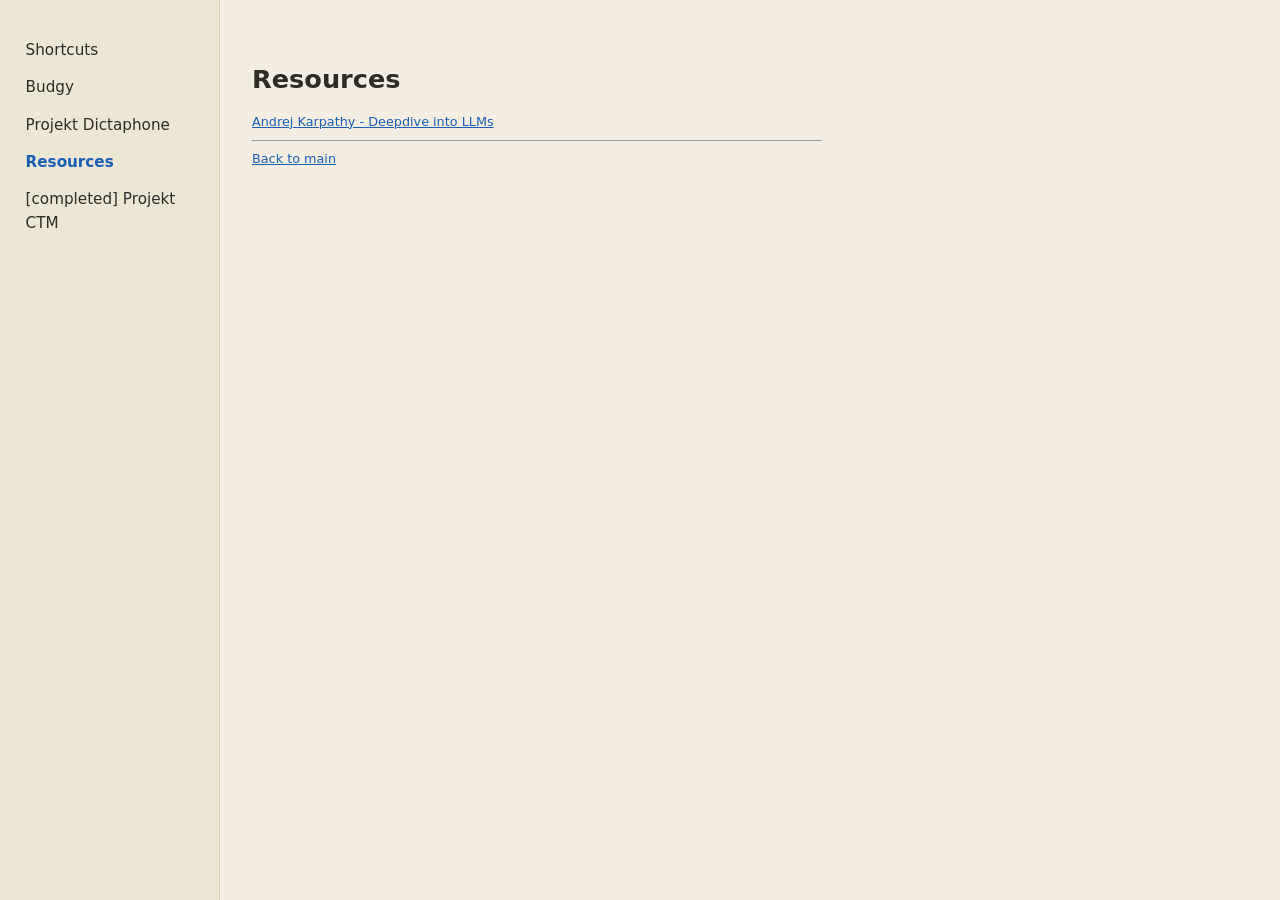
<file: docs/resources.html>
<!DOCTYPE html>
<html lang="de">
<head>
   <meta charset="utf-8">
   <meta name="viewport" content="width=device-width, initial-scale=1">
   <title>Resources</title>
   <meta name="robots" content="noindex">
   <link rel="stylesheet" href="style.css">
</head>
<body>
<div class="layout">
  <aside class="sidebar"><nav><ul><li><a href="shortcuts.html">Shortcuts</a></li><li><a href="budgy.html">Budgy</a></li><li><a href="diktiergeraet.html">Projekt Dictaphone</a></li><li><a href="resources.html" class="active">Resources</a></li><li><a href="captablemanagement.html">[completed] Projekt CTM</a></li></ul></nav></aside>
  <main class="content"><h1>Resources</h1>
<p><a href="https://www.youtube.com/watch?v=7xTGNNLPyMI">Andrej Karpathy - Deepdive into LLMs</a></p>
<footer><hr><a href="index.html">Back to main</a></footer></main>
</div>
</body>
</html>
</file>
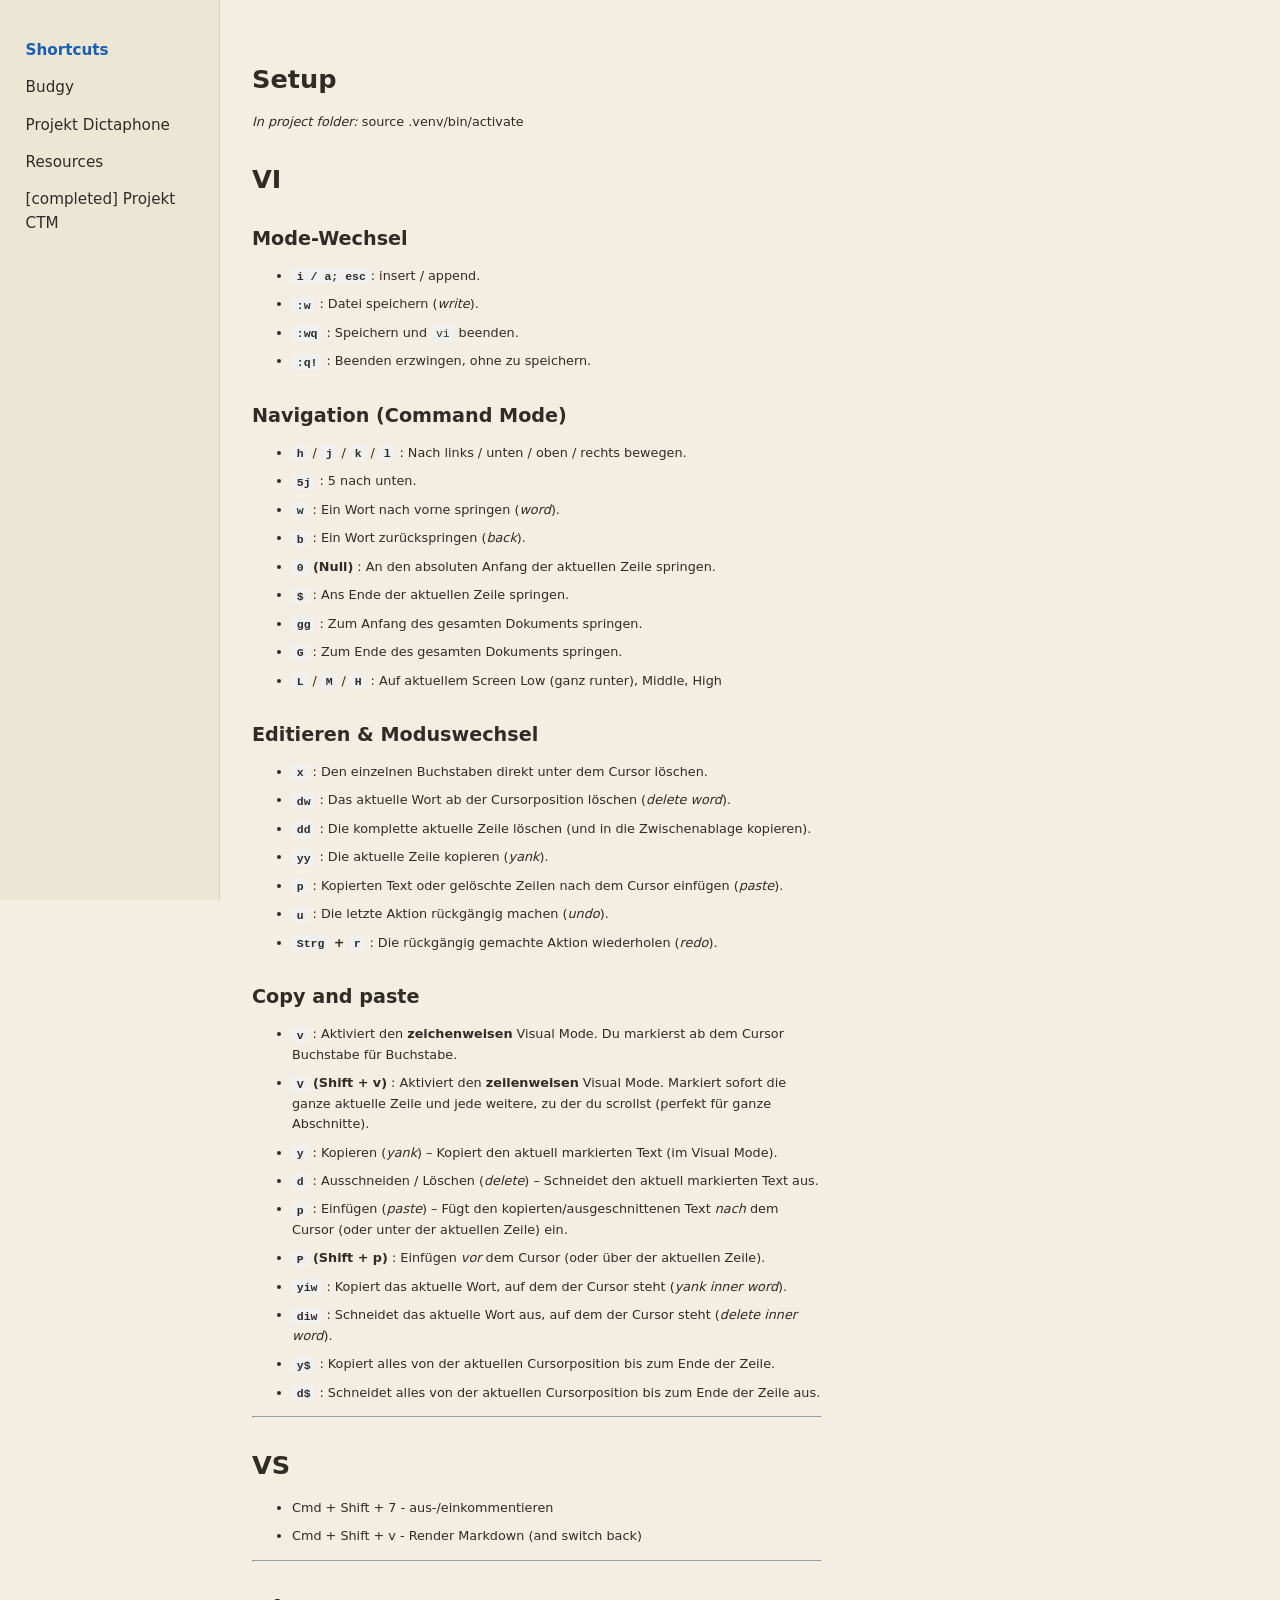
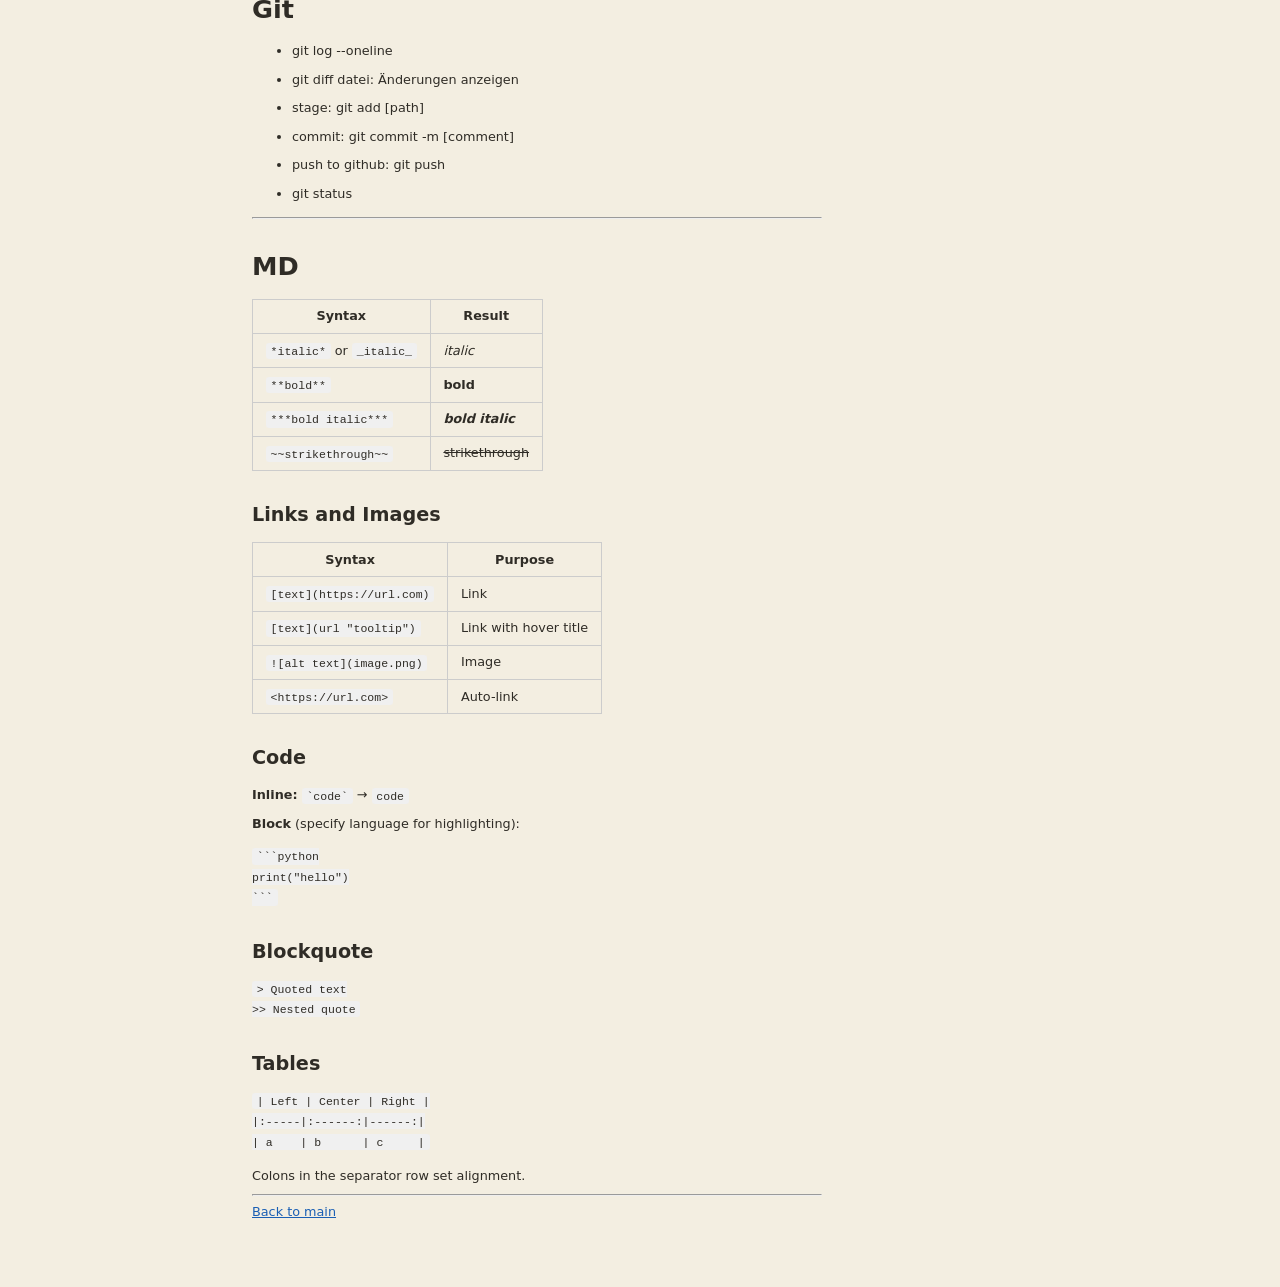
<file: docs/shortcuts.html>
<!DOCTYPE html>
<html lang="de">
<head>
   <meta charset="utf-8">
   <meta name="viewport" content="width=device-width, initial-scale=1">
   <title>Shortcuts</title>
   <meta name="robots" content="noindex">
   <link rel="stylesheet" href="style.css">
</head>
<body>
<div class="layout">
  <aside class="sidebar"><nav><ul><li><a href="shortcuts.html" class="active">Shortcuts</a></li><li><a href="budgy.html">Budgy</a></li><li><a href="diktiergeraet.html">Projekt Dictaphone</a></li><li><a href="resources.html">Resources</a></li><li><a href="captablemanagement.html">[completed] Projekt CTM</a></li></ul></nav></aside>
  <main class="content"><h1>Setup</h1>
<p><em>In project folder:</em> source .venv/bin/activate</p>
<h1>VI</h1>
<h2>Mode-Wechsel</h2>
<ul>
<li><strong><code>i / a;  esc</code></strong>: insert / append.</li>
<li><strong><code>:w</code></strong> : Datei speichern (<em>write</em>).</li>
<li><strong><code>:wq</code></strong> : Speichern und <code>vi</code> beenden.</li>
<li><strong><code>:q!</code></strong> : Beenden erzwingen, ohne zu speichern.</li>
</ul>
<h2>Navigation (Command Mode)</h2>
<ul>
<li><strong><code>h</code></strong> / <strong><code>j</code></strong> / <strong><code>k</code></strong> / <strong><code>l</code></strong> : Nach links / unten / oben / rechts bewegen.</li>
<li><strong><code>5j</code></strong> : 5 nach unten.</li>
<li><strong><code>w</code></strong> : Ein Wort nach vorne springen (<em>word</em>).</li>
<li><strong><code>b</code></strong> : Ein Wort zurückspringen (<em>back</em>).</li>
<li><strong><code>0</code> (Null)</strong> : An den absoluten Anfang der aktuellen Zeile springen.</li>
<li><strong><code>$</code></strong> : Ans Ende der aktuellen Zeile springen.</li>
<li><strong><code>gg</code></strong> : Zum Anfang des gesamten Dokuments springen.</li>
<li><strong><code>G</code></strong> : Zum Ende des gesamten Dokuments springen.</li>
<li><strong><code>L</code></strong> / <strong><code>M</code></strong> / <strong><code>H</code></strong> : Auf aktuellem Screen Low (ganz runter), Middle, High</li>
</ul>
<h2>Editieren &amp; Moduswechsel</h2>
<ul>
<li><strong><code>x</code></strong> : Den einzelnen Buchstaben direkt unter dem Cursor löschen.</li>
<li><strong><code>dw</code></strong> : Das aktuelle Wort ab der Cursorposition löschen (<em>delete word</em>).</li>
<li><strong><code>dd</code></strong> : Die komplette aktuelle Zeile löschen (und in die Zwischenablage kopieren).</li>
<li><strong><code>yy</code></strong> : Die aktuelle Zeile kopieren (<em>yank</em>).</li>
<li><strong><code>p</code></strong> : Kopierten Text oder gelöschte Zeilen nach dem Cursor einfügen (<em>paste</em>).</li>
<li><strong><code>u</code></strong> : Die letzte Aktion rückgängig machen (<em>undo</em>).</li>
<li><strong><code>Strg</code> + <code>r</code></strong> : Die rückgängig gemachte Aktion wiederholen (<em>redo</em>).</li>
</ul>
<h2>Copy and paste</h2>
<ul>
<li><strong><code>v</code></strong> : Aktiviert den <strong>zeichenweisen</strong> Visual Mode. Du markierst ab dem Cursor Buchstabe für Buchstabe.</li>
<li><strong><code>V</code> (Shift + v)</strong> : Aktiviert den <strong>zeilenweisen</strong> Visual Mode. Markiert sofort die ganze aktuelle Zeile und jede weitere, zu der du scrollst (perfekt für ganze Abschnitte).</li>
<li><strong><code>y</code></strong> : Kopieren (<em>yank</em>) – Kopiert den aktuell markierten Text (im Visual Mode).</li>
<li><strong><code>d</code></strong> : Ausschneiden / Löschen (<em>delete</em>) – Schneidet den aktuell markierten Text aus.</li>
<li><strong><code>p</code></strong> : Einfügen (<em>paste</em>) – Fügt den kopierten/ausgeschnittenen Text <em>nach</em> dem Cursor (oder unter der aktuellen Zeile) ein.</li>
<li><strong><code>P</code> (Shift + p)</strong> : Einfügen <em>vor</em> dem Cursor (oder über der aktuellen Zeile).</li>
<li><strong><code>yiw</code></strong> : Kopiert das aktuelle Wort, auf dem der Cursor steht (<em>yank inner word</em>).</li>
<li><strong><code>diw</code></strong> : Schneidet das aktuelle Wort aus, auf dem der Cursor steht (<em>delete inner word</em>).</li>
<li><strong><code>y$</code></strong> : Kopiert alles von der aktuellen Cursorposition bis zum Ende der Zeile.</li>
<li><strong><code>d$</code></strong> : Schneidet alles von der aktuellen Cursorposition bis zum Ende der Zeile aus.</li>
</ul>
<hr />
<h1>VS</h1>
<ul>
<li><p>Cmd + Shift + 7 - aus-/einkommentieren</p>
</li>
<li><p>Cmd + Shift + v - Render Markdown (and switch back)</p>
</li>
</ul>
<hr />
<h1>Git</h1>
<ul>
<li><p>git log --oneline</p>
</li>
<li><p>git diff datei: Änderungen anzeigen</p>
</li>
<li><p>stage: git add [path]</p>
</li>
<li><p>commit: git commit -m [comment]</p>
</li>
<li><p>push to github: git push</p>
</li>
<li><p>git status</p>
</li>
</ul>
<hr />
<h1>MD</h1>
<table>
<thead>
<tr>
  <th>Syntax</th>
  <th>Result</th>
</tr>
</thead>
<tbody>
<tr>
  <td><code>*italic*</code> or <code>_italic_</code></td>
  <td><em>italic</em></td>
</tr>
<tr>
  <td><code>**bold**</code></td>
  <td><strong>bold</strong></td>
</tr>
<tr>
  <td><code>***bold italic***</code></td>
  <td><em><strong>bold italic</strong></em></td>
</tr>
<tr>
  <td><code>~~strikethrough~~</code></td>
  <td><del>strikethrough</del></td>
</tr>
</tbody>
</table>
<h2>Links and Images</h2>
<table>
<thead>
<tr>
  <th>Syntax</th>
  <th>Purpose</th>
</tr>
</thead>
<tbody>
<tr>
  <td><code>[text](https://url.com)</code></td>
  <td>Link</td>
</tr>
<tr>
  <td><code>[text](url &quot;tooltip&quot;)</code></td>
  <td>Link with hover title</td>
</tr>
<tr>
  <td><code>![alt text](image.png)</code></td>
  <td>Image</td>
</tr>
<tr>
  <td><code>&lt;https://url.com&gt;</code></td>
  <td>Auto-link</td>
</tr>
</tbody>
</table>
<h2>Code</h2>
<p><strong>Inline:</strong> <code>`code`</code> → <code>code</code></p>
<p><strong>Block</strong> (specify language for highlighting):</p>
<pre><code>```python
print(&quot;hello&quot;)
```
</code></pre>
<h2>Blockquote</h2>
<pre><code>&gt; Quoted text
&gt;&gt; Nested quote
</code></pre>
<h2>Tables</h2>
<pre><code>| Left | Center | Right |
|:-----|:------:|------:|
| a    | b      | c     |
</code></pre>
<p>Colons in the separator row set alignment.</p>
<footer><hr><a href="index.html">Back to main</a></footer></main>
</div>
</body>
</html>
</file>
<file: docs/style.css>
/* Grundfarben und Schrift */
body {
    font-family: -apple-system, system-ui, sans-serif;
    font-size: 0.8rem;
    line-height: 1.6;
    color: #2f2c26;
    background: #f3eee1;
    margin: 0;
}

/* Zweispaltiges Grid-Layout */
.layout {
    display: grid;
    grid-template-columns: 220px 1fr;
    min-height: 100vh;
}

/* Linke Seitenleiste */
.sidebar {
    background: #ece6d5;
    border-right: 1px solid #d8d0bf;
    padding: 2rem 1rem;
    position: sticky;
    top: 0;
    height: 100vh;
    overflow-y: auto;
    box-sizing: border-box;
}

.sidebar nav ul {
    list-style: none;
    padding: 0;
    margin: 0;
}

.sidebar nav li {
    margin-bottom: 0;
}

.sidebar nav a {
    display: block;
    padding: 0.4rem 0.6rem;
    border-radius: 4px;
    color: #2f2c26;
    text-decoration: none;
    font-size: 0.95rem;
}

.sidebar nav a:hover {
    background: #ddd7c5;
}

.sidebar nav a.active {
    color: #1a5fb4;
    font-weight: 600;
}

/* Hauptinhalt */
.content {
    max-width: 70ch;
    padding: 2rem 2rem 4rem;
}

/* Überschriften */
h1, h2, h3 {
    line-height: 1.2;
    margin-top: 2rem;
}

/* Links */
a {
    color: #1a5fb4;
}

/* Absätze */
p {
    margin: 0 0 0.5rem;
}

/* Listenpunkte */
li {
    margin-bottom: 0.5rem;
}

/* Inline-Code und Code-Blöcke */
code {
    background: #f0f0f0;
    padding: 0.1rem 0.3rem;
    border-radius: 3px;
    font-size: 0.9em;
}

/* Tabellen */
table {
    border-collapse: collapse;
}
th, td {
    border: 1px solid #ccc;
    padding: 0.4rem 0.8rem;
}

/* Zitate */
blockquote {
    border-left: 3px solid #ccc;
    margin-left: 0;
    padding-left: 1rem;
    color: #555;
}

/* Mobil: einspaltig, Sidebar oben */
@media (max-width: 640px) {
    .layout {
        grid-template-columns: 1fr;
    }

    .sidebar {
        position: static;
        height: auto;
        border-right: none;
        border-bottom: 1px solid #d8d0bf;
        padding: 1rem;
    }

    .sidebar nav ul {
        display: flex;
        flex-wrap: wrap;
        gap: 0.25rem;
    }

    .content {
        padding: 1.5rem 1.2rem 3rem;
    }
}
</file>
